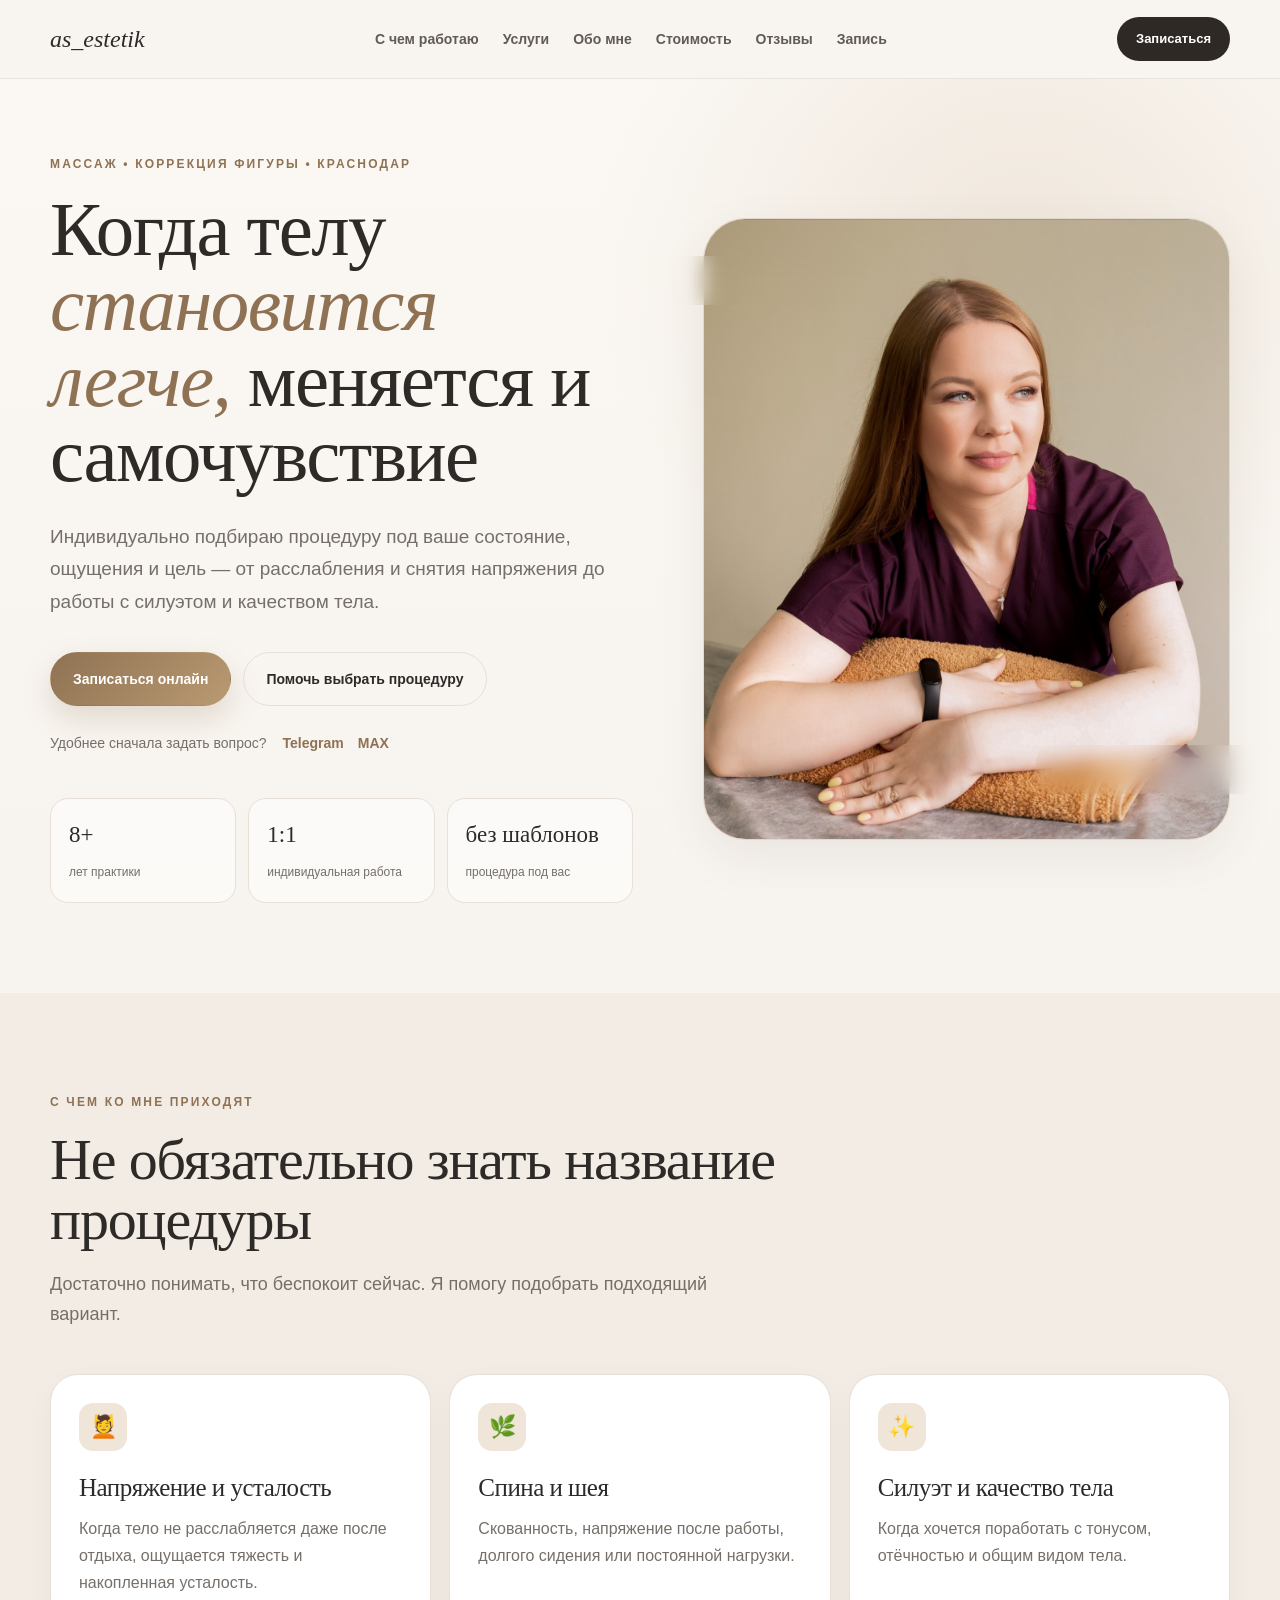
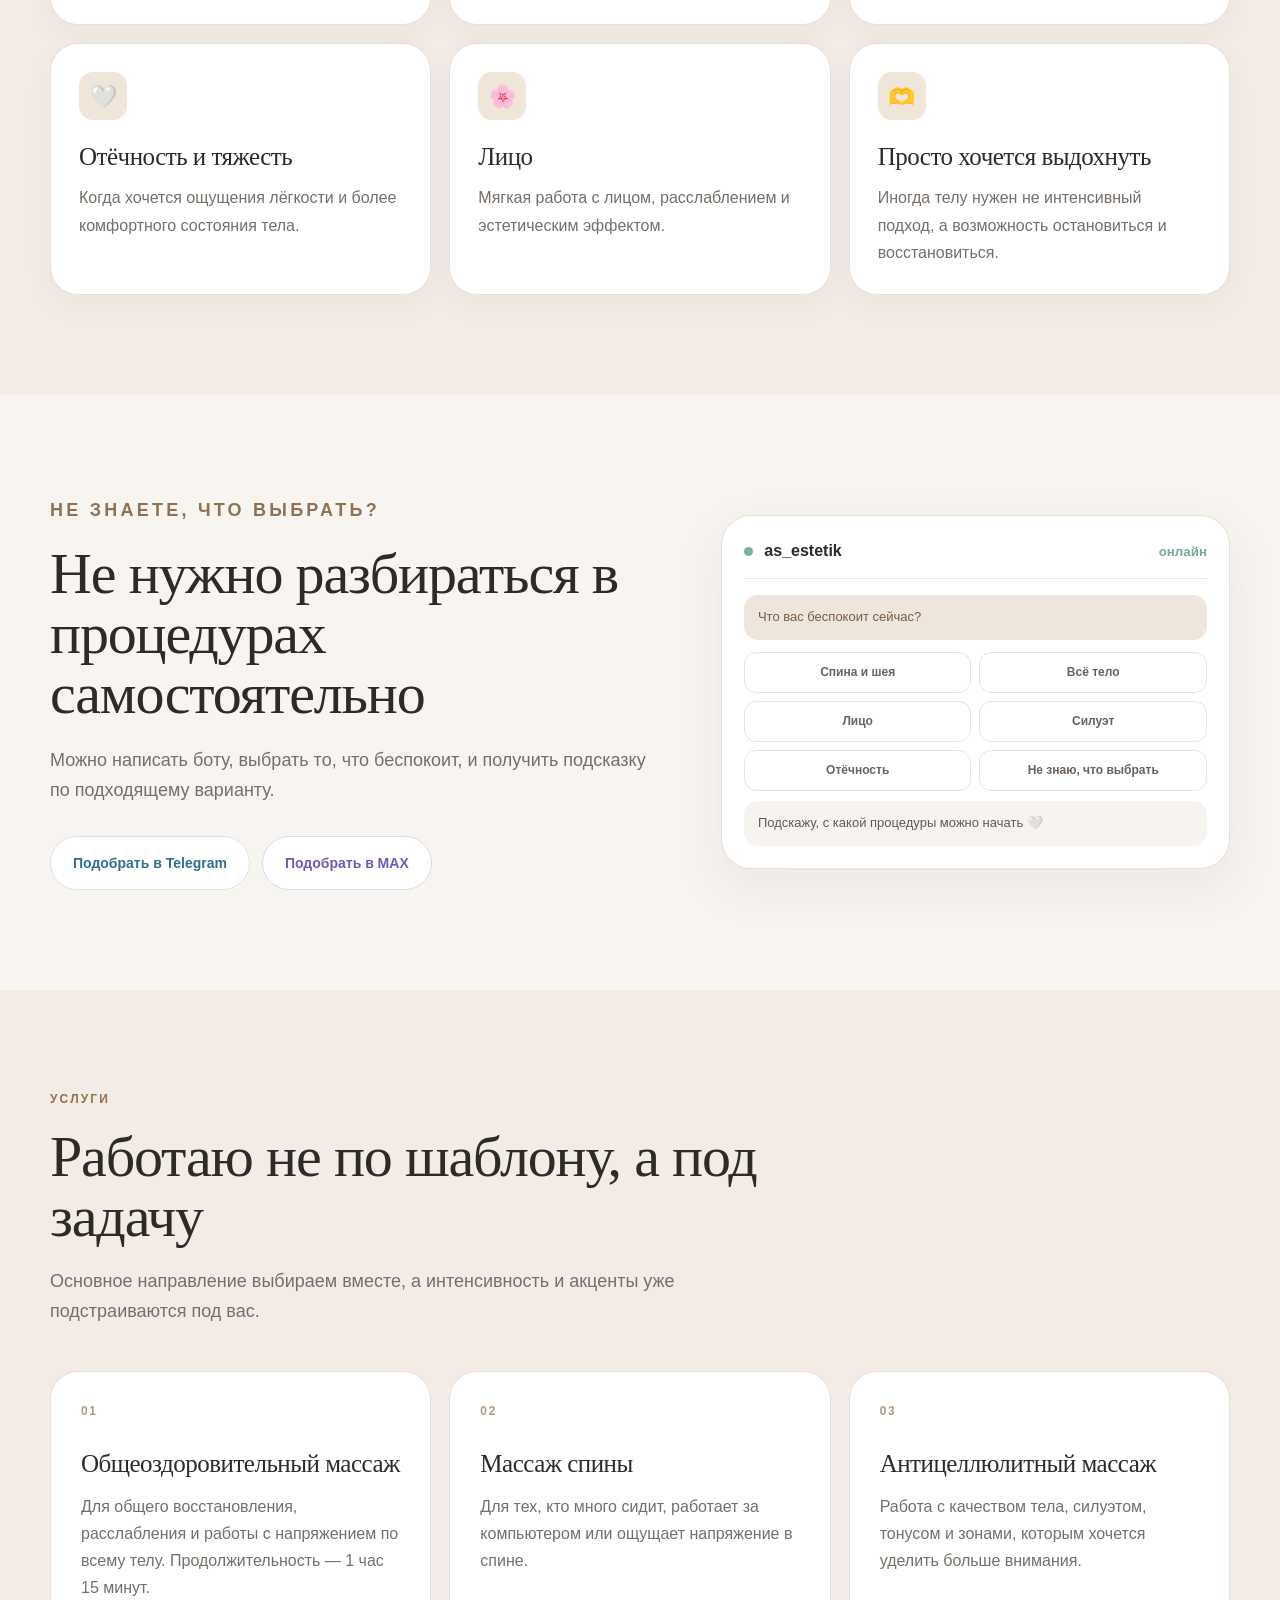
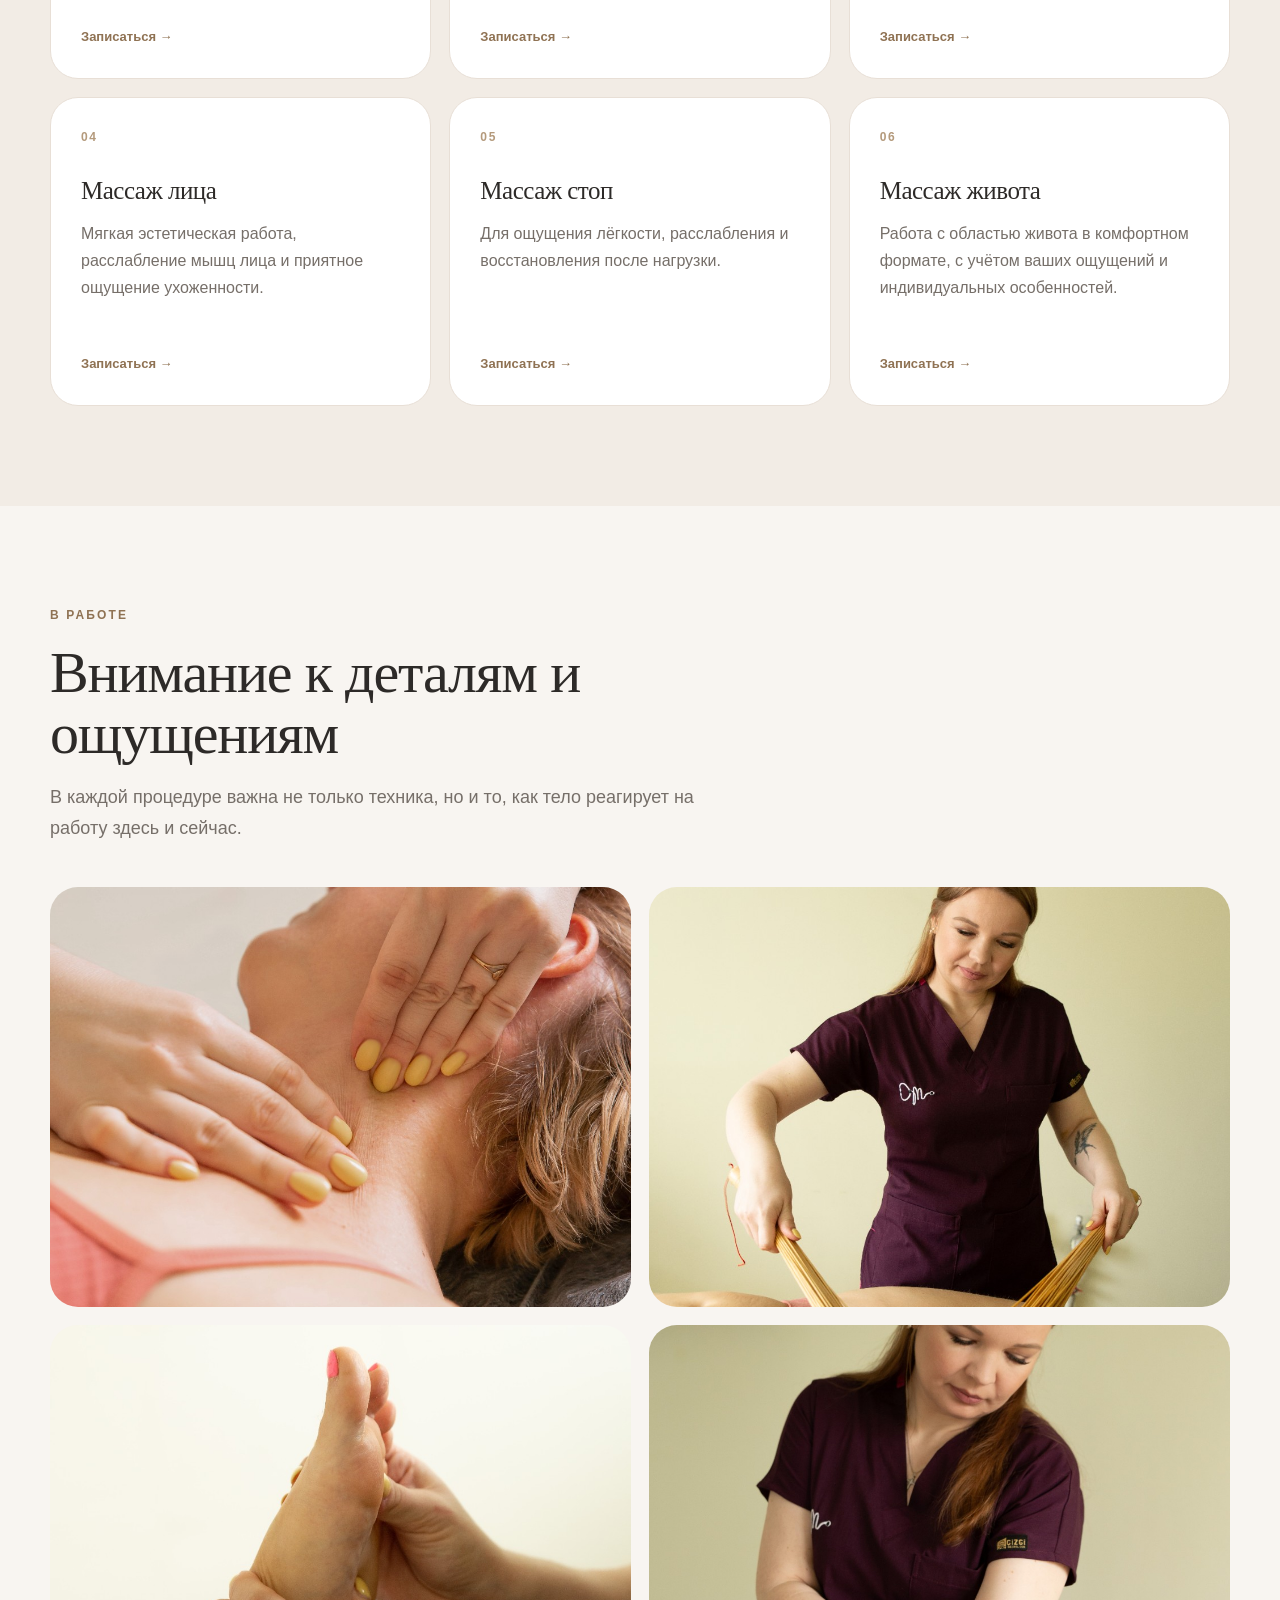
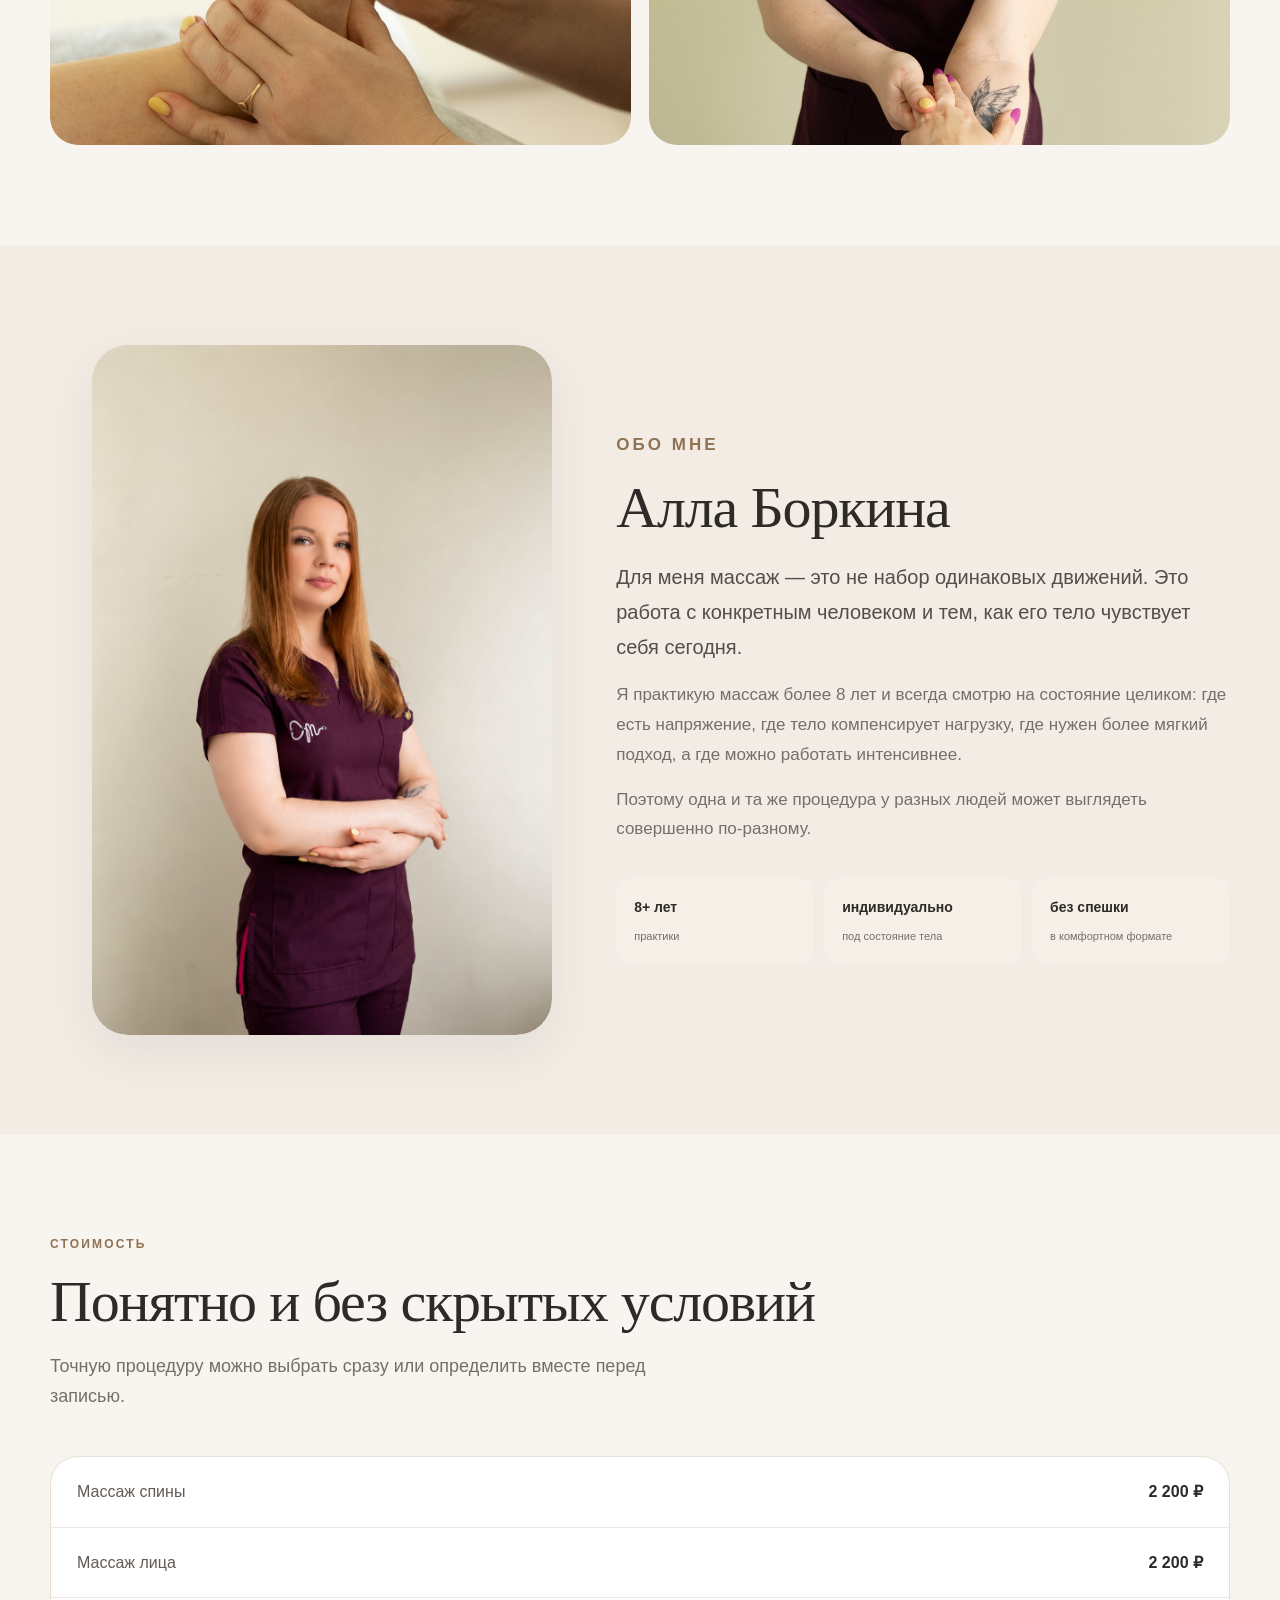
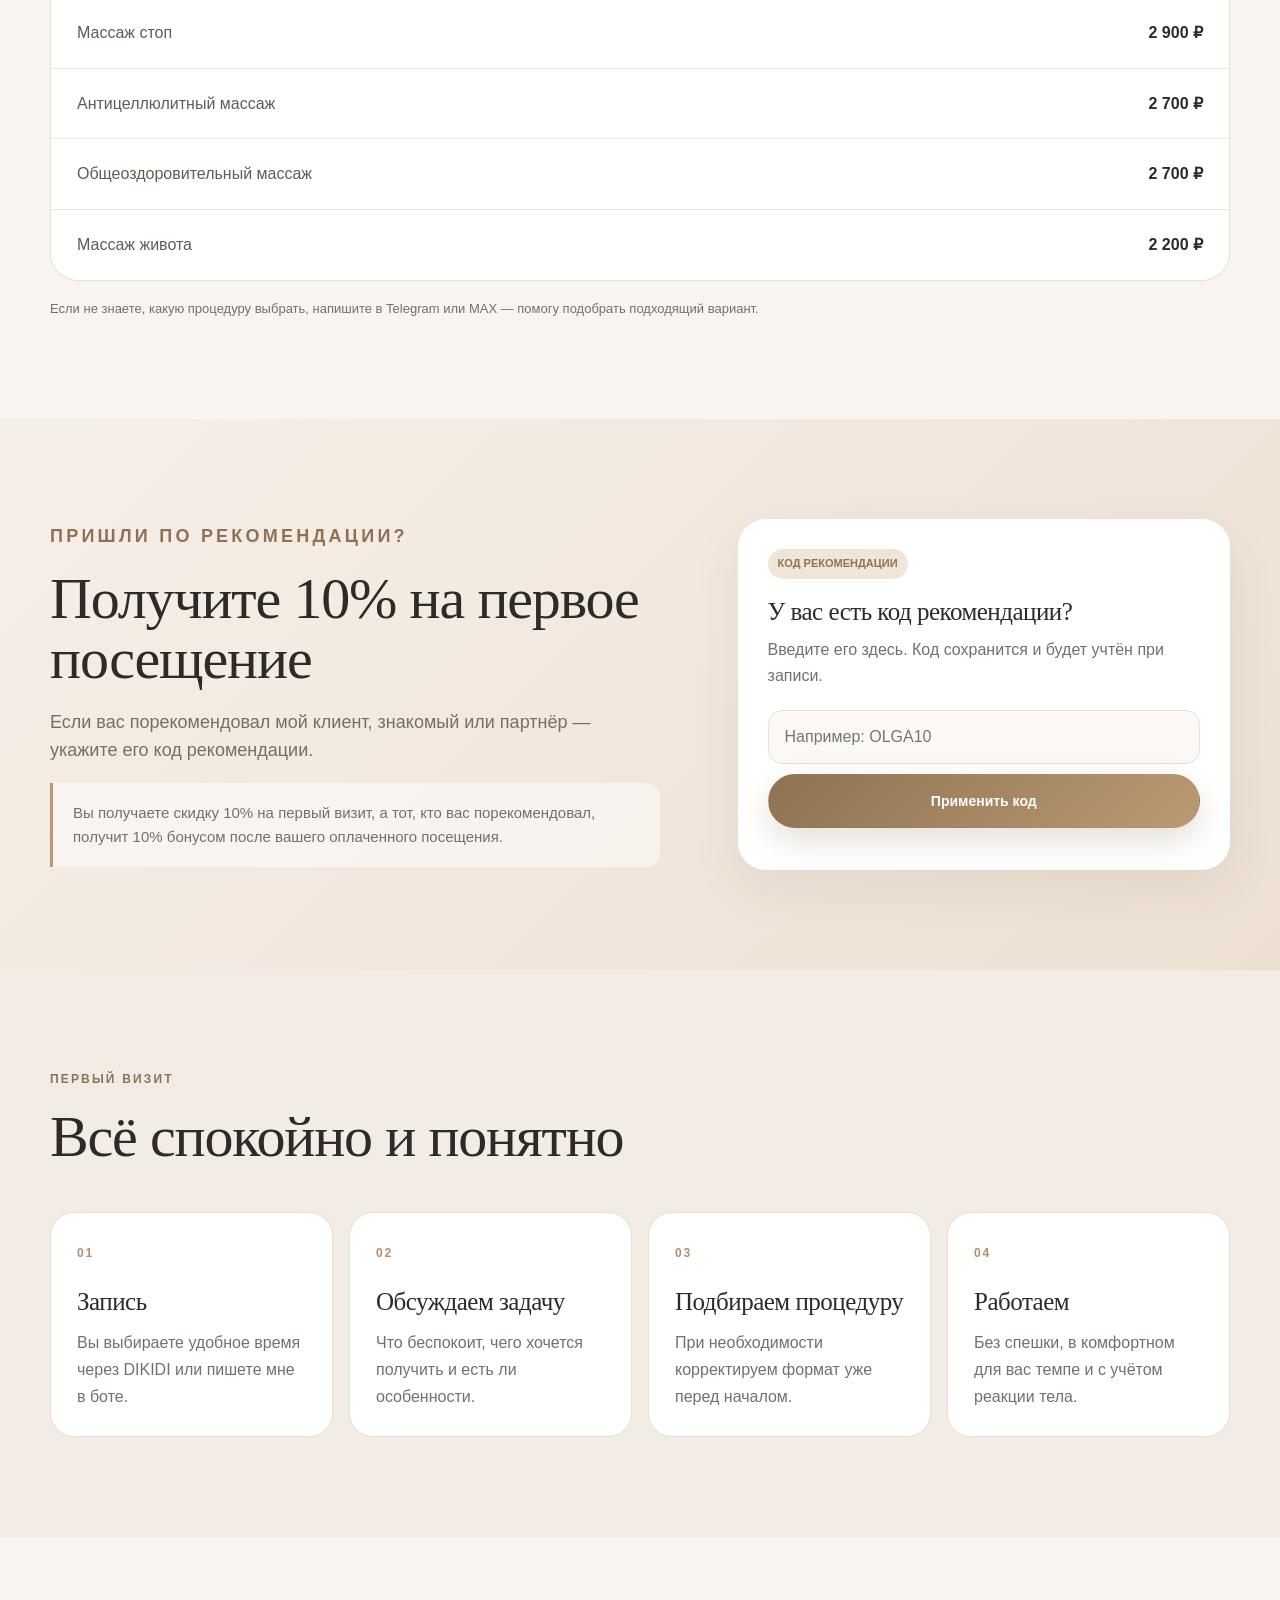
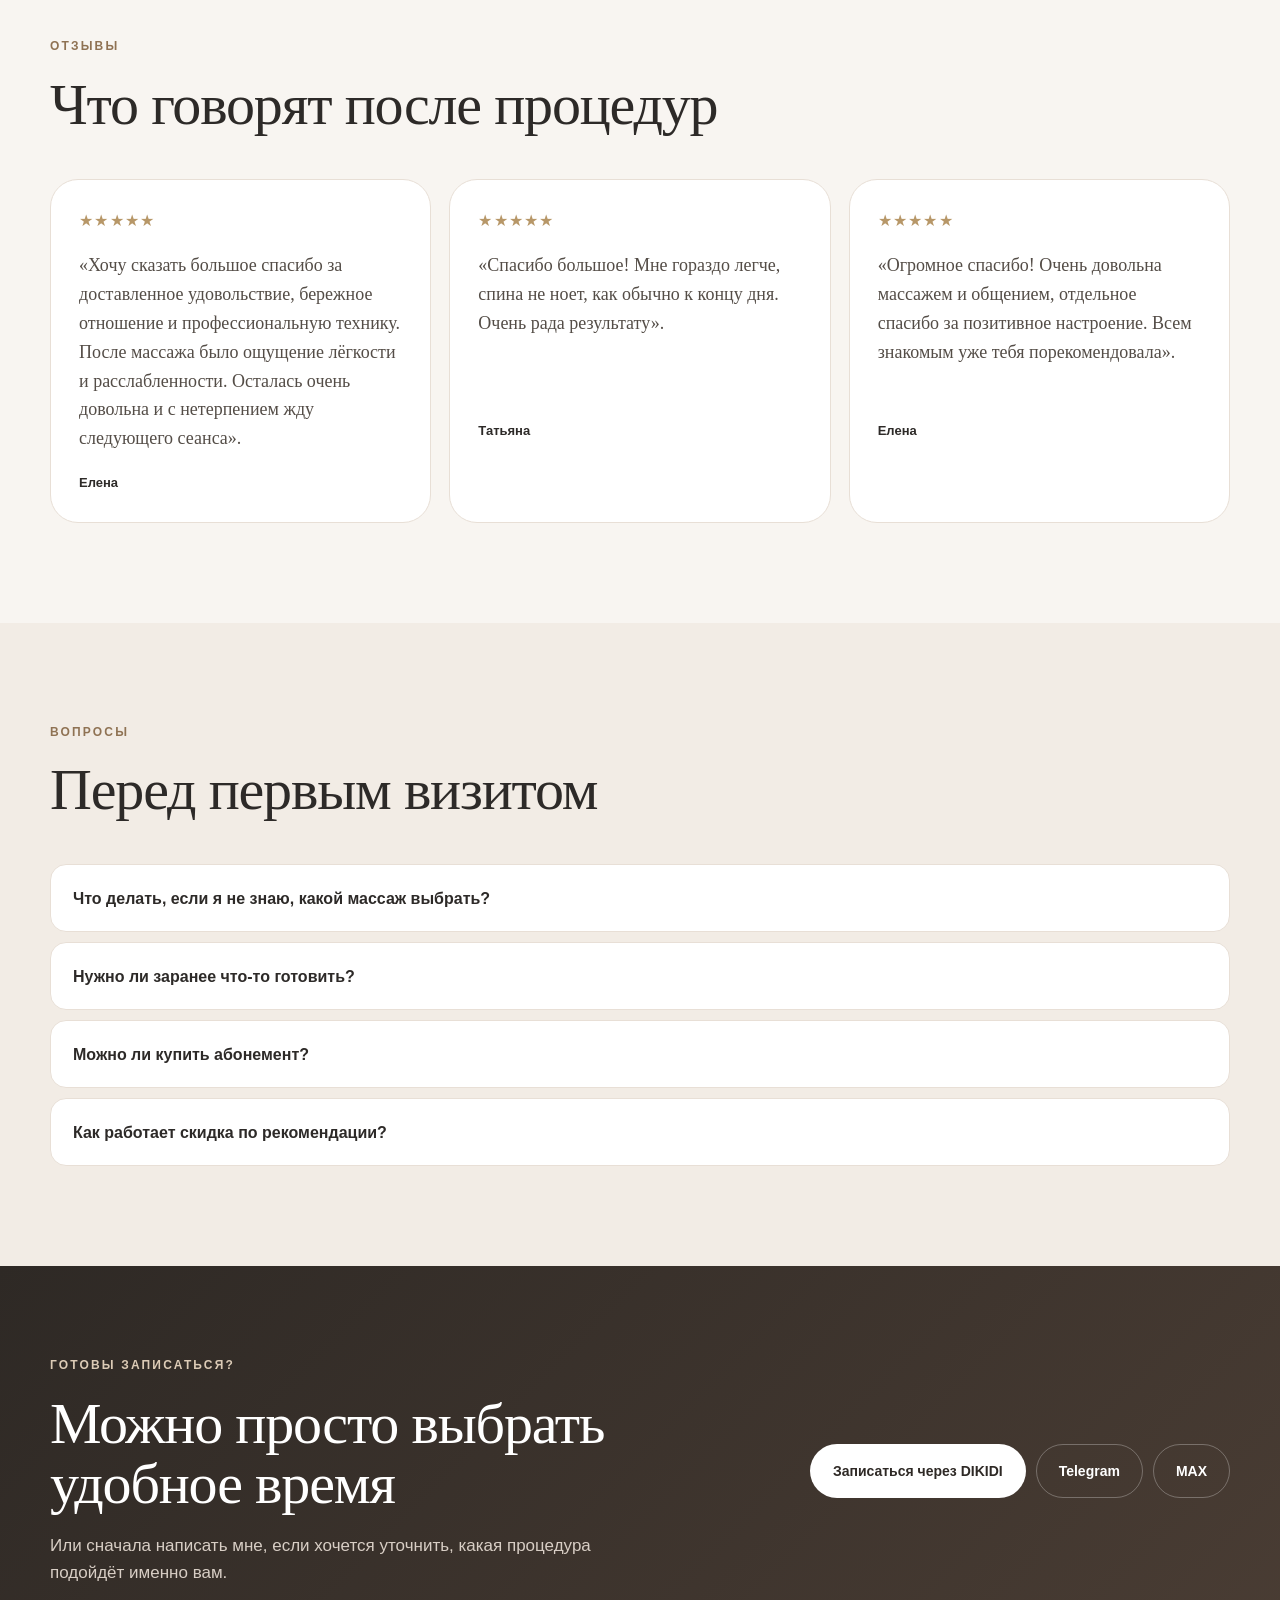
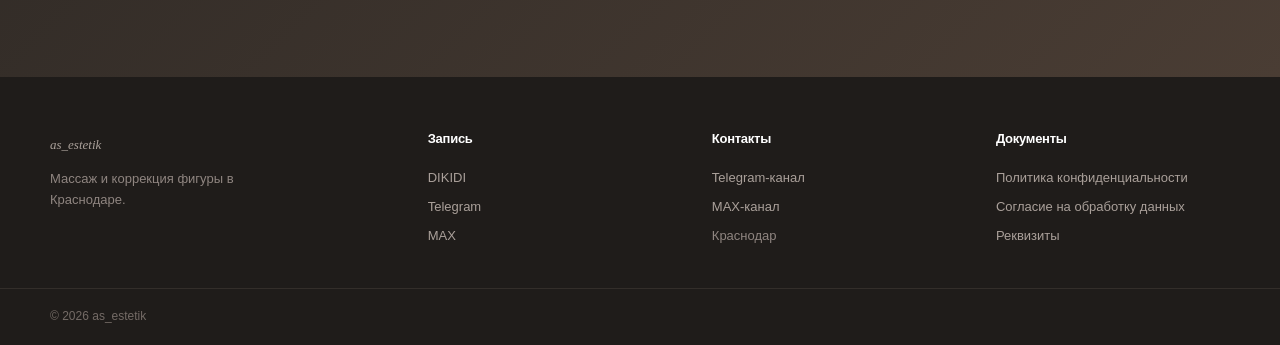
<file: index.html>
<!DOCTYPE html>
<html lang="ru">

<head>
    <meta charset="UTF-8">

    <meta
        name="viewport"
        content="width=device-width, initial-scale=1.0"
    >

    <title>
        Массаж в Краснодаре — Алла Боркина | as_estetik
    </title>

    <meta
        name="description"
        content="Массаж в Краснодаре: массаж спины, лица, стоп, живота, общеоздоровительный и антицеллюлитный массаж. Более 8 лет практики. Онлайн-запись через DIKIDI, Telegram и MAX."
    >

    <meta
        name="keywords"
        content="массаж Краснодар, массаж спины Краснодар, массаж лица Краснодар, антицеллюлитный массаж Краснодар, массаж стоп Краснодар, массаж живота Краснодар, as_estetik, Алла Боркина"
    >

    <meta
        name="author"
        content="Алла Боркина"
    >

    <meta
        name="robots"
        content="index, follow"
    >

    <meta
        name="theme-color"
        content="#f4eee7"
    >

    <meta
        property="og:title"
        content="as_estetik — массаж в Краснодаре"
    >

    <meta
        property="og:description"
        content="Индивидуальный массаж, работа с напряжением, самочувствием и качеством тела. Более 8 лет практики."
    >

    <meta
        property="og:type"
        content="website"
    >

    <meta
        property="og:url"
        content="https://as-estetik.ru/"
    >

    <meta
        property="og:locale"
        content="ru_RU"
    >

    <meta
        property="og:site_name"
        content="as_estetik"
    >

    <meta
        property="og:image"
        content="https://as-estetik.ru/og-image.png"
    >

    <meta
        property="og:image:width"
        content="1200"
    >

    <meta
        property="og:image:height"
        content="630"
    >

    <meta
        property="og:image:alt"
        content="as_estetik — массаж в Краснодаре"
    >

    <meta
        name="twitter:card"
        content="summary_large_image"
    >

    <meta
        name="twitter:title"
        content="as_estetik — массаж в Краснодаре"
    >

    <meta
        name="twitter:description"
        content="Индивидуальный массаж в Краснодаре. Более 8 лет практики."
    >

    <meta
        name="twitter:image"
        content="https://as-estetik.ru/og-image.png"
    >

    <link
        rel="canonical"
        href="https://as-estetik.ru/"
    >

    <link
        rel="icon"
        type="image/png"
        href="favicon.png"
    >

    <link
        rel="preload"
        as="image"
        href="images/hero.jpg"
    >

    <link
        rel="stylesheet"
        href="styles.css"
    >

    <script
        type="application/ld+json"
    >
    {
        "@context": "https://schema.org",
        "@type": "LocalBusiness",
        "name": "as_estetik",
        "description": "Массаж и коррекция фигуры в Краснодаре. Индивидуальный подход, более 8 лет практики.",
        "url": "https://as-estetik.ru/",
        "image": "https://as-estetik.ru/og-image.png",
        "areaServed": {
            "@type": "City",
            "name": "Краснодар"
        },
        "founder": {
            "@type": "Person",
            "name": "Алла Боркина"
        },
        "sameAs": [
            "https://t.me/as_estetik",
            "https://max.ru/channel_as_estetik"
        ]
    }
    </script>
</head>

<body>

    <header class="header">

        <div class="container header__inner">

            <a href="#top" class="logo">
                as_estetik
            </a>

            <nav class="nav">
                <a href="#help">С чем работаю</a>
                <a href="#services">Услуги</a>
                <a href="#about">Обо мне</a>
                <a href="#prices">Стоимость</a>
                <a href="#reviews">Отзывы</a>
                <a href="#contact">Запись</a>
            </nav>

            <a
                href="https://dikidi.ru/1646575"
                class="button button--small button--dark"
                target="_blank"
                rel="noopener"
            >
                Записаться
            </a>

        </div>

    </header>


    <main id="top">

        <!-- HERO -->

        <section class="hero">

            <div class="container hero__grid">

                <div class="hero__content">

                    <p class="eyebrow">
                        МАССАЖ • КОРРЕКЦИЯ ФИГУРЫ • КРАСНОДАР
                    </p>

                    <h1>
                        Когда телу
                        <span>становится легче,</span>
                        меняется и самочувствие
                    </h1>

                    <p class="hero__text">
                        Индивидуально подбираю процедуру под ваше состояние,
                        ощущения и цель — от расслабления и снятия напряжения
                        до работы с силуэтом и качеством тела.
                    </p>

                    <div class="hero__buttons">

                        <a
                            href="https://dikidi.ru/1646575"
                            class="button button--primary"
                            target="_blank"
                            rel="noopener"
                        >
                            Записаться онлайн
                        </a>

                        <a
                            href="#choose"
                            class="button button--ghost"
                        >
                            Помочь выбрать процедуру
                        </a>

                    </div>

                    <div class="hero__messengers">

                        <span>
                            Удобнее сначала задать вопрос?
                        </span>

                        <div class="messenger-links">

                            <a
                                href="https://t.me/as_estetik_massage_bot"
                                target="_blank"
                                rel="noopener"
                                class="messenger-link"
                            >
                                Telegram
                            </a>

                            <a
                                href="#"
                                class="messenger-link"
                                id="maxBotLink"
                            >
                                MAX
                            </a>

                        </div>

                    </div>

                    <div class="hero__trust">

                        <div class="trust-item">
                            <strong>8+</strong>
                            <span>лет практики</span>
                        </div>

                        <div class="trust-item">
                            <strong>1:1</strong>
                            <span>индивидуальная работа</span>
                        </div>

                        <div class="trust-item">
                            <strong>без шаблонов</strong>
                            <span>процедура под вас</span>
                        </div>

                    </div>

                </div>


                <div class="hero__visual">

                    <div class="hero-photo-placeholder">

                        <img
                            src="images/hero.jpg"
                            alt="Алла Боркина — специалист по массажу"
                            style="
                                width: 100%;
                                height: 100%;
                                min-height: 620px;
                                object-fit: cover;
                                object-position: center;
                                border-radius: 42px;
                            "
                        >

                    </div>

                    <div class="floating-card floating-card--top">
                        <span>✨</span>
                        Индивидуальный подход
                    </div>

                    <div class="floating-card floating-card--bottom">
                        <span>🤍</span>
                        Забота о теле без суеты
                    </div>

                </div>

            </div>

        </section>


        <!-- С ЧЕМ ПРИХОДЯТ -->

        <section class="section section--soft" id="help">

            <div class="container">

                <div class="section-heading">

                    <p class="eyebrow">
                        С ЧЕМ КО МНЕ ПРИХОДЯТ
                    </p>

                    <h2>
                        Не обязательно знать название процедуры
                    </h2>

                    <p>
                        Достаточно понимать, что беспокоит сейчас.
                        Я помогу подобрать подходящий вариант.
                    </p>

                </div>


                <div class="problem-grid">

                    <article class="problem-card">
                        <div class="problem-card__icon">💆</div>
                        <h3>Напряжение и усталость</h3>
                        <p>
                            Когда тело не расслабляется даже после отдыха,
                            ощущается тяжесть и накопленная усталость.
                        </p>
                    </article>

                    <article class="problem-card">
                        <div class="problem-card__icon">🌿</div>
                        <h3>Спина и шея</h3>
                        <p>
                            Скованность, напряжение после работы,
                            долгого сидения или постоянной нагрузки.
                        </p>
                    </article>

                    <article class="problem-card">
                        <div class="problem-card__icon">✨</div>
                        <h3>Силуэт и качество тела</h3>
                        <p>
                            Когда хочется поработать с тонусом,
                            отёчностью и общим видом тела.
                        </p>
                    </article>

                    <article class="problem-card">
                        <div class="problem-card__icon">🤍</div>
                        <h3>Отёчность и тяжесть</h3>
                        <p>
                            Когда хочется ощущения лёгкости
                            и более комфортного состояния тела.
                        </p>
                    </article>

                    <article class="problem-card">
                        <div class="problem-card__icon">🌸</div>
                        <h3>Лицо</h3>
                        <p>
                            Мягкая работа с лицом,
                            расслаблением и эстетическим эффектом.
                        </p>
                    </article>

                    <article class="problem-card">
                        <div class="problem-card__icon">🫶</div>
                        <h3>Просто хочется выдохнуть</h3>
                        <p>
                            Иногда телу нужен не интенсивный подход,
                            а возможность остановиться и восстановиться.
                        </p>
                    </article>

                </div>

            </div>

        </section>


        <!-- ВЫБОР -->

        <section class="section" id="choose">

            <div class="container choose">

                <div class="choose__content">

                    <p class="eyebrow">
                        НЕ ЗНАЕТЕ, ЧТО ВЫБРАТЬ?
                    </p>

                    <h2>
                        Не нужно разбираться в процедурах самостоятельно
                    </h2>

                    <p>
                        Можно написать боту, выбрать то, что беспокоит,
                        и получить подсказку по подходящему варианту.
                    </p>

                    <div class="choose__buttons">

                        <a
                            href="https://t.me/as_estetik_massage_bot"
                            class="button button--telegram"
                            target="_blank"
                            rel="noopener"
                        >
                            Подобрать в Telegram
                        </a>

                        <a
                            href="#"
                            class="button button--max"
                            id="maxChooseLink"
                        >
                            Подобрать в MAX
                        </a>

                    </div>

                </div>


                <div class="choose__visual">

                    <div class="bot-preview">

                        <div class="bot-preview__top">

                            <div>
                                <span class="bot-preview__dot"></span>
                                as_estetik
                            </div>

                            <small>онлайн</small>

                        </div>

                        <div class="bot-message bot-message--accent">
                            Что вас беспокоит сейчас?
                        </div>

                        <div class="bot-options">

                            <div>Спина и шея</div>
                            <div>Всё тело</div>
                            <div>Лицо</div>
                            <div>Силуэт</div>
                            <div>Отёчность</div>
                            <div>Не знаю, что выбрать</div>

                        </div>

                        <div class="bot-message">
                            Подскажу, с какой процедуры можно начать 🤍
                        </div>

                    </div>

                </div>

            </div>

        </section>


        <!-- УСЛУГИ -->

        <section class="section section--soft" id="services">

            <div class="container">

                <div class="section-heading">

                    <p class="eyebrow">
                        УСЛУГИ
                    </p>

                    <h2>
                        Работаю не по шаблону, а под задачу
                    </h2>

                    <p>
                        Основное направление выбираем вместе,
                        а интенсивность и акценты уже подстраиваются под вас.
                    </p>

                </div>


                <div class="services-grid">

                    <article class="service-card">

                        <div class="service-card__number">01</div>

                        <h3>
                            Общеоздоровительный массаж
                        </h3>

                        <p>
                            Для общего восстановления, расслабления
                            и работы с напряжением по всему телу.
                            Продолжительность — 1 час 15 минут.
                        </p>

                        <a href="#contact">
                            Записаться →
                        </a>

                    </article>


                    <article class="service-card">

                        <div class="service-card__number">02</div>

                        <h3>
                            Массаж спины
                        </h3>

                        <p>
                            Для тех, кто много сидит,
                            работает за компьютером
                            или ощущает напряжение в спине.
                        </p>

                        <a href="#contact">
                            Записаться →
                        </a>

                    </article>


                    <article class="service-card">

                        <div class="service-card__number">03</div>

                        <h3>
                            Антицеллюлитный массаж
                        </h3>

                        <p>
                            Работа с качеством тела,
                            силуэтом, тонусом и зонами,
                            которым хочется уделить больше внимания.
                        </p>

                        <a href="#contact">
                            Записаться →
                        </a>

                    </article>


                    <article class="service-card">

                        <div class="service-card__number">04</div>

                        <h3>
                            Массаж лица
                        </h3>

                        <p>
                            Мягкая эстетическая работа,
                            расслабление мышц лица
                            и приятное ощущение ухоженности.
                        </p>

                        <a href="#contact">
                            Записаться →
                        </a>

                    </article>


                    <article class="service-card">

                        <div class="service-card__number">05</div>

                        <h3>
                            Массаж стоп
                        </h3>

                        <p>
                            Для ощущения лёгкости,
                            расслабления и восстановления
                            после нагрузки.
                        </p>

                        <a href="#contact">
                            Записаться →
                        </a>

                    </article>


                    <article class="service-card">

                        <div class="service-card__number">06</div>

                        <h3>
                            Массаж живота
                        </h3>

                        <p>
                            Работа с областью живота в комфортном формате,
                            с учётом ваших ощущений
                            и индивидуальных особенностей.
                        </p>

                        <a href="#contact">
                            Записаться →
                        </a>

                    </article>

                </div>

            </div>

        </section>


        <!-- ГАЛЕРЕЯ -->

        <section class="section">

            <div class="container">

                <div class="section-heading">

                    <p class="eyebrow">
                        В РАБОТЕ
                    </p>

                    <h2>
                        Внимание к деталям и ощущениям
                    </h2>

                    <p>
                        В каждой процедуре важна не только техника,
                        но и то, как тело реагирует на работу здесь и сейчас.
                    </p>

                </div>


                <div class="work-gallery">

                    <img
                        src="images/massage-neck.jpg"
                        alt="Массаж шеи"
                    >

                    <img
                        src="images/massage-body.jpg"
                        alt="Процедура массажа тела"
                    >

                    <img
                        src="images/massage-feet.jpg"
                        alt="Массаж стоп"
                    >

                    <img
                        src="images/massage-hands.jpg"
                        alt="Работа специалиста во время массажа"
                    >

                </div>

            </div>

        </section>


        <!-- ОБО МНЕ -->

        <section class="section section--soft" id="about">

            <div class="container about">

                <div class="about__visual">

                    <div class="about-photo-placeholder">

                        <img
                            src="images/about.png"
                            alt="Алла Боркина — массажист"
                        >

                    </div>

                </div>


                <div class="about__content">

                    <p class="eyebrow">
                        ОБО МНЕ
                    </p>

                    <h2>
                        Алла Боркина
                    </h2>

                    <p class="about__lead">
                        Для меня массаж — это не набор одинаковых движений.
                        Это работа с конкретным человеком и тем,
                        как его тело чувствует себя сегодня.
                    </p>

                    <p>
                        Я практикую массаж более 8 лет
                        и всегда смотрю на состояние целиком:
                        где есть напряжение, где тело компенсирует нагрузку,
                        где нужен более мягкий подход,
                        а где можно работать интенсивнее.
                    </p>

                    <p>
                        Поэтому одна и та же процедура
                        у разных людей может выглядеть совершенно по-разному.
                    </p>

                    <div class="about__features">

                        <div>
                            <strong>8+ лет</strong>
                            <span>практики</span>
                        </div>

                        <div>
                            <strong>индивидуально</strong>
                            <span>под состояние тела</span>
                        </div>

                        <div>
                            <strong>без спешки</strong>
                            <span>в комфортном формате</span>
                        </div>

                    </div>

                </div>

            </div>

        </section>


        <!-- ЦЕНЫ -->

        <section class="section" id="prices">

            <div class="container">

                <div class="section-heading">

                    <p class="eyebrow">
                        СТОИМОСТЬ
                    </p>

                    <h2>
                        Понятно и без скрытых условий
                    </h2>

                    <p>
                        Точную процедуру можно выбрать сразу
                        или определить вместе перед записью.
                    </p>

                </div>


                <div class="price-box">

                    <div class="price-row">
                        <span>Массаж спины</span>
                        <strong>2 200 ₽</strong>
                    </div>

                    <div class="price-row">
                        <span>Массаж лица</span>
                        <strong>2 200 ₽</strong>
                    </div>

                    <div class="price-row">
                        <span>Массаж стоп</span>
                        <strong>2 900 ₽</strong>
                    </div>

                    <div class="price-row">
                        <span>Антицеллюлитный массаж</span>
                        <strong>2 700 ₽</strong>
                    </div>

                    <div class="price-row">
                        <span>Общеоздоровительный массаж</span>
                        <strong>2 700 ₽</strong>
                    </div>

                    <div class="price-row">
                        <span>Массаж живота</span>
                        <strong>2 200 ₽</strong>
                    </div>

                </div>

                <p class="price-note">
                    Если не знаете, какую процедуру выбрать,
                    напишите в Telegram или MAX —
                    помогу подобрать подходящий вариант.
                </p>

            </div>

        </section>


        <!-- РЕФЕРАЛЬНАЯ ПРОГРАММА -->

        <section class="section referral">

            <div class="container referral__grid">

                <div class="referral__content">

                    <p class="eyebrow">
                        ПРИШЛИ ПО РЕКОМЕНДАЦИИ?
                    </p>

                    <h2>
                        Получите 10% на первое посещение
                    </h2>

                    <p>
                        Если вас порекомендовал мой клиент,
                        знакомый или партнёр —
                        укажите его код рекомендации.
                    </p>

                    <p class="referral__note">
                        Вы получаете скидку 10% на первый визит,
                        а тот, кто вас порекомендовал,
                        получит 10% бонусом после вашего оплаченного посещения.
                    </p>

                </div>


                <div class="promo-card">

                    <div class="promo-card__label">
                        Код рекомендации
                    </div>

                    <h3>
                        У вас есть код рекомендации?
                    </h3>

                    <p>
                        Введите его здесь.
                        Код сохранится и будет учтён при записи.
                    </p>

                    <form id="promoForm">

                        <input
                            type="text"
                            id="promoCode"
                            name="promo"
                            placeholder="Например: OLGA10"
                            autocomplete="off"
                        >

                        <button
                            type="submit"
                            class="button button--primary button--full"
                        >
                            Применить код
                        </button>

                    </form>

                    <div
                        class="promo-result"
                        id="promoResult"
                    ></div>

                </div>

            </div>

        </section>


        <!-- ПЕРВЫЙ ВИЗИТ -->

        <section class="section section--soft">

            <div class="container">

                <div class="section-heading">

                    <p class="eyebrow">
                        ПЕРВЫЙ ВИЗИТ
                    </p>

                    <h2>
                        Всё спокойно и понятно
                    </h2>

                </div>


                <div class="steps-grid">

                    <article class="step-card">
                        <span>01</span>
                        <h3>Запись</h3>
                        <p>
                            Вы выбираете удобное время
                            через DIKIDI или пишете мне в боте.
                        </p>
                    </article>

                    <article class="step-card">
                        <span>02</span>
                        <h3>Обсуждаем задачу</h3>
                        <p>
                            Что беспокоит,
                            чего хочется получить
                            и есть ли особенности.
                        </p>
                    </article>

                    <article class="step-card">
                        <span>03</span>
                        <h3>Подбираем процедуру</h3>
                        <p>
                            При необходимости корректируем формат
                            уже перед началом.
                        </p>
                    </article>

                    <article class="step-card">
                        <span>04</span>
                        <h3>Работаем</h3>
                        <p>
                            Без спешки,
                            в комфортном для вас темпе
                            и с учётом реакции тела.
                        </p>
                    </article>

                </div>

            </div>

        </section>


        <!-- ОТЗЫВЫ -->

        <section class="section" id="reviews">

            <div class="container">

                <div class="section-heading">

                    <p class="eyebrow">
                        ОТЗЫВЫ
                    </p>

                    <h2>
                        Что говорят после процедур
                    </h2>

                </div>


                <div class="reviews-grid">

                    <article class="review-card">

                        <div class="review-card__stars">
                            ★★★★★
                        </div>

                        <p>
                            «Хочу сказать большое спасибо за доставленное удовольствие,
                            бережное отношение и профессиональную технику.
                            После массажа было ощущение лёгкости и расслабленности.
                            Осталась очень довольна и с нетерпением жду следующего сеанса».
                        </p>

                        <strong>
                            Елена
                        </strong>

                    </article>


                    <article class="review-card">

                        <div class="review-card__stars">
                            ★★★★★
                        </div>

                        <p>
                            «Спасибо большое! Мне гораздо легче,
                            спина не ноет, как обычно к концу дня.
                            Очень рада результату».
                        </p>

                        <strong>
                            Татьяна
                        </strong>

                    </article>


                    <article class="review-card">

                        <div class="review-card__stars">
                            ★★★★★
                        </div>

                        <p>
                            «Огромное спасибо! Очень довольна массажем и общением,
                            отдельное спасибо за позитивное настроение.
                            Всем знакомым уже тебя порекомендовала».
                        </p>

                        <strong>
                            Елена
                        </strong>

                    </article>

                </div>

            </div>

        </section>


        <!-- FAQ -->

        <section class="section section--soft">

            <div class="container faq">

                <div class="section-heading">

                    <p class="eyebrow">
                        ВОПРОСЫ
                    </p>

                    <h2>
                        Перед первым визитом
                    </h2>

                </div>


                <div class="faq-list">

                    <details>
                        <summary>
                            Что делать, если я не знаю, какой массаж выбрать?
                        </summary>

                        <p>
                            Это нормально. Можно написать в Telegram
                            или MAX-бота, выбрать, что вас беспокоит,
                            и получить рекомендацию.
                        </p>
                    </details>


                    <details>
                        <summary>
                            Нужно ли заранее что-то готовить?
                        </summary>

                        <p>
                            Специальной подготовки обычно не требуется.
                            Все важные нюансы можно уточнить
                            перед посещением.
                        </p>
                    </details>


                    <details>
                        <summary>
                            Можно ли купить абонемент?
                        </summary>

                        <p>
                            Да. Можно подобрать подходящий вариант
                            в зависимости от выбранных процедур.
                        </p>
                    </details>


                    <details>
                        <summary>
                            Как работает скидка по рекомендации?
                        </summary>

                        <p>
                            Новый клиент получает 10%
                            на первое оплаченное посещение
                            по персональному коду рекомендателя.
                            Если запись оформляется через DIKIDI,
                            код нужно указать в поле «Комментарий».
                        </p>
                    </details>

                </div>

            </div>

        </section>


        <!-- FINAL -->

        <section class="final-cta" id="contact">

            <div class="container final-cta__inner">

                <div>

                    <p class="eyebrow eyebrow--light">
                        ГОТОВЫ ЗАПИСАТЬСЯ?
                    </p>

                    <h2>
                        Можно просто выбрать удобное время
                    </h2>

                    <p>
                        Или сначала написать мне,
                        если хочется уточнить,
                        какая процедура подойдёт именно вам.
                    </p>

                </div>


                <div class="final-cta__buttons">

                    <a
                        href="https://dikidi.ru/1646575"
                        class="button button--light"
                        target="_blank"
                        rel="noopener"
                    >
                        Записаться через DIKIDI
                    </a>

                    <a
                        href="https://t.me/as_estetik_massage_bot"
                        class="button button--outline-light"
                        target="_blank"
                        rel="noopener"
                    >
                        Telegram
                    </a>

                    <a
                        href="#"
                        class="button button--outline-light"
                        id="maxFinalLink"
                    >
                        MAX
                    </a>

                </div>

            </div>

        </section>

    </main>


    <footer class="footer">

        <div class="container footer__grid">

            <div>

                <a href="#top" class="footer__logo">
                    as_estetik
                </a>

                <p>
                    Массаж и коррекция фигуры
                    в Краснодаре.
                </p>

            </div>


            <div>

                <h3>
                    Запись
                </h3>

                <a
                    href="https://dikidi.ru/1646575"
                    target="_blank"
                    rel="noopener"
                >
                    DIKIDI
                </a>

                <a
                    href="https://t.me/as_estetik_massage_bot"
                    target="_blank"
                    rel="noopener"
                >
                    Telegram
                </a>

                <a href="#" id="maxFooterLink">
                    MAX
                </a>

            </div>


            <div>

                <h3>
                    Контакты
                </h3>

                <a
                    href="https://t.me/as_estetik"
                    target="_blank"
                    rel="noopener"
                >
                    Telegram-канал
                </a>

                <a
                    href="https://max.ru/channel_as_estetik"
                    target="_blank"
                    rel="noopener"
                >
                    MAX-канал
                </a>

                <p>
                    Краснодар
                </p>

            </div>


            <div>

                <h3>
                    Документы
                </h3>

                <a href="privacy.html">
                    Политика конфиденциальности
                </a>

                <a href="consent.html">
                    Согласие на обработку данных
                </a>

                <a href="requisites.html">
                    Реквизиты
                </a>

            </div>

        </div>


        <div class="footer__bottom">

            <div class="container">
                © 2026 as_estetik
            </div>

        </div>

    </footer>


    <script src="script.js"></script>

</body>

</html>
</file>
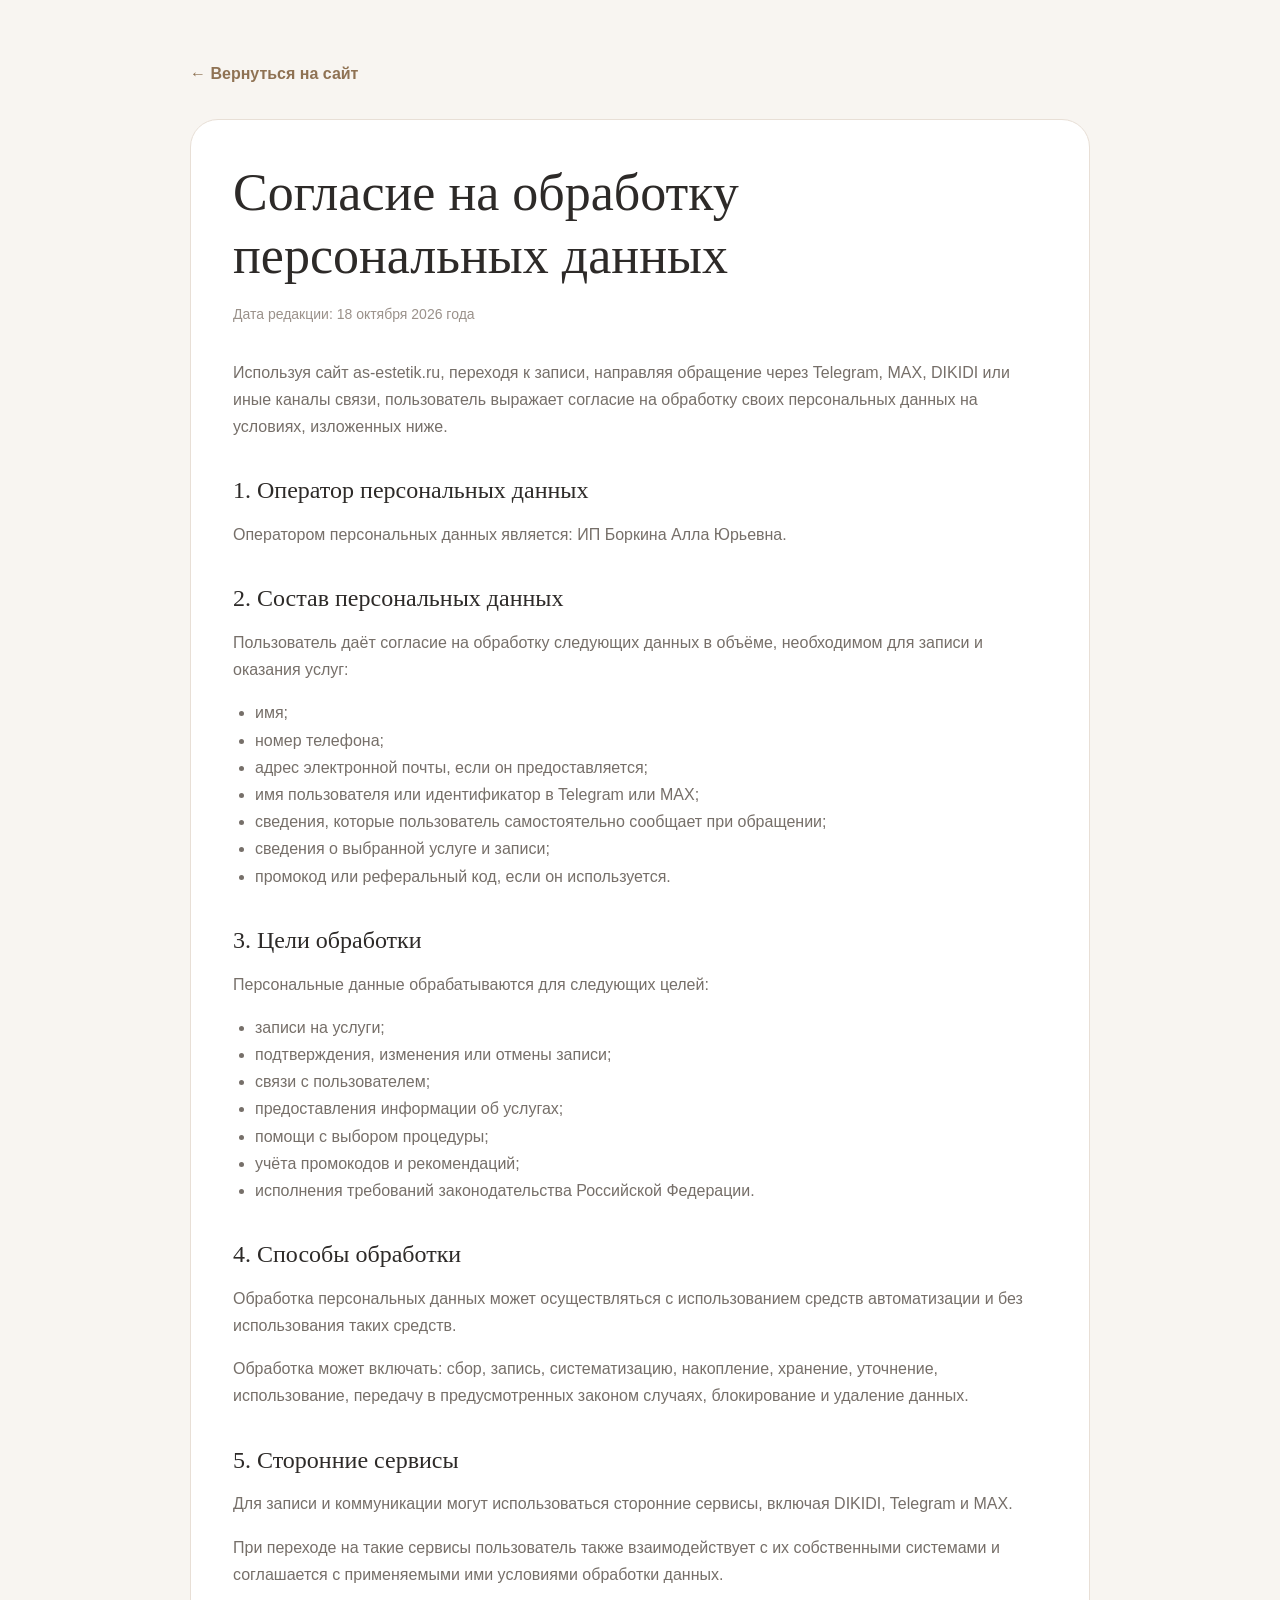
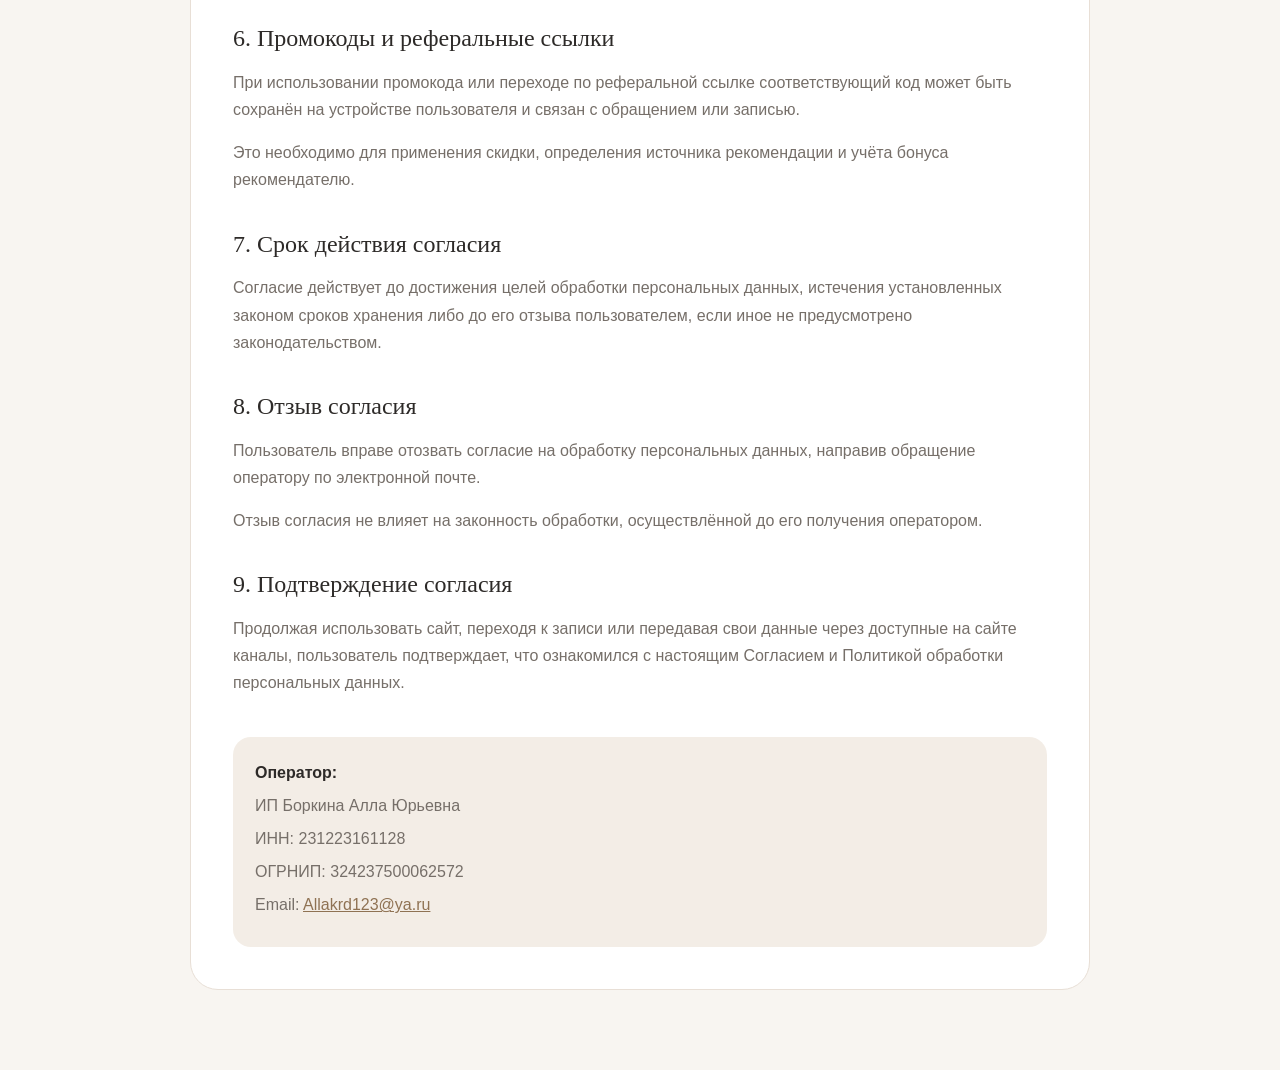
<file: consent.html>
<!DOCTYPE html>
<html lang="ru">
<head>
    <meta charset="UTF-8">

    <meta
        name="viewport"
        content="width=device-width, initial-scale=1.0"
    >

    <title>
        Согласие на обработку персональных данных | as_estetik
    </title>

    <meta
        name="robots"
        content="noindex, follow"
    >

    <style>
        :root {
            --bg: #f8f5f1;
            --card: #ffffff;
            --text: #2d2a28;
            --muted: #766f69;
            --line: #e8dfd6;
            --accent: #8f7253;
        }

        * {
            box-sizing: border-box;
        }

        body {
            margin: 0;

            font-family:
                Inter,
                -apple-system,
                BlinkMacSystemFont,
                "Segoe UI",
                sans-serif;

            background: var(--bg);
            color: var(--text);

            line-height: 1.7;
        }

        .container {
            width: min(900px, calc(100% - 32px));
            margin: 0 auto;
            padding: 60px 0 80px;
        }

        .back {
            display: inline-block;
            margin-bottom: 32px;

            color: var(--accent);
            text-decoration: none;
            font-weight: 700;
        }

        .card {
            padding: 42px;

            border: 1px solid var(--line);
            border-radius: 28px;

            background: var(--card);
        }

        h1,
        h2 {
            font-family:
                Georgia,
                "Times New Roman",
                serif;

            font-weight: 500;
            line-height: 1.2;
        }

        h1 {
            margin-top: 0;
            margin-bottom: 16px;

            font-size: clamp(34px, 6vw, 52px);
        }

        h2 {
            margin-top: 36px;
            margin-bottom: 12px;

            font-size: 24px;
        }

        p,
        li {
            color: var(--muted);
        }

        ul {
            padding-left: 22px;
        }

        .updated {
            margin-bottom: 32px;

            color: #9a918a;
            font-size: 14px;
        }

        .details {
            margin-top: 40px;
            padding: 22px;

            border-radius: 18px;

            background: #f3ede6;
        }

        .details p {
            margin: 6px 0;
        }

        a {
            color: var(--accent);
        }

        @media (max-width: 640px) {
            .container {
                padding-top: 30px;
            }

            .card {
                padding: 26px 20px;
                border-radius: 20px;
            }
        }
    </style>
</head>

<body>

    <main class="container">

        <a
            href="index.html"
            class="back"
        >
            ← Вернуться на сайт
        </a>

        <article class="card">

            <h1>
                Согласие на обработку персональных данных
            </h1>

            <p class="updated">
                Дата редакции: 18 октября 2026 года
            </p>


            <p>
                Используя сайт as-estetik.ru,
                переходя к записи,
                направляя обращение через Telegram, MAX,
                DIKIDI или иные каналы связи,
                пользователь выражает согласие
                на обработку своих персональных данных
                на условиях, изложенных ниже.
            </p>


            <h2>
                1. Оператор персональных данных
            </h2>

            <p>
                Оператором персональных данных является:
                ИП Боркина Алла Юрьевна.
            </p>


            <h2>
                2. Состав персональных данных
            </h2>

            <p>
                Пользователь даёт согласие на обработку
                следующих данных в объёме,
                необходимом для записи и оказания услуг:
            </p>

            <ul>
                <li>
                    имя;
                </li>

                <li>
                    номер телефона;
                </li>

                <li>
                    адрес электронной почты,
                    если он предоставляется;
                </li>

                <li>
                    имя пользователя или идентификатор
                    в Telegram или MAX;
                </li>

                <li>
                    сведения, которые пользователь
                    самостоятельно сообщает при обращении;
                </li>

                <li>
                    сведения о выбранной услуге и записи;
                </li>

                <li>
                    промокод или реферальный код,
                    если он используется.
                </li>
            </ul>


            <h2>
                3. Цели обработки
            </h2>

            <p>
                Персональные данные обрабатываются
                для следующих целей:
            </p>

            <ul>
                <li>
                    записи на услуги;
                </li>

                <li>
                    подтверждения, изменения
                    или отмены записи;
                </li>

                <li>
                    связи с пользователем;
                </li>

                <li>
                    предоставления информации
                    об услугах;
                </li>

                <li>
                    помощи с выбором процедуры;
                </li>

                <li>
                    учёта промокодов
                    и рекомендаций;
                </li>

                <li>
                    исполнения требований
                    законодательства Российской Федерации.
                </li>
            </ul>


            <h2>
                4. Способы обработки
            </h2>

            <p>
                Обработка персональных данных
                может осуществляться с использованием
                средств автоматизации
                и без использования таких средств.
            </p>

            <p>
                Обработка может включать:
                сбор, запись, систематизацию,
                накопление, хранение, уточнение,
                использование, передачу
                в предусмотренных законом случаях,
                блокирование и удаление данных.
            </p>


            <h2>
                5. Сторонние сервисы
            </h2>

            <p>
                Для записи и коммуникации
                могут использоваться сторонние сервисы,
                включая DIKIDI, Telegram и MAX.
            </p>

            <p>
                При переходе на такие сервисы
                пользователь также взаимодействует
                с их собственными системами
                и соглашается с применяемыми ими
                условиями обработки данных.
            </p>


            <h2>
                6. Промокоды и реферальные ссылки
            </h2>

            <p>
                При использовании промокода
                или переходе по реферальной ссылке
                соответствующий код может быть сохранён
                на устройстве пользователя
                и связан с обращением или записью.
            </p>

            <p>
                Это необходимо для применения скидки,
                определения источника рекомендации
                и учёта бонуса рекомендателю.
            </p>


            <h2>
                7. Срок действия согласия
            </h2>

            <p>
                Согласие действует до достижения
                целей обработки персональных данных,
                истечения установленных законом сроков хранения
                либо до его отзыва пользователем,
                если иное не предусмотрено законодательством.
            </p>


            <h2>
                8. Отзыв согласия
            </h2>

            <p>
                Пользователь вправе отозвать согласие
                на обработку персональных данных,
                направив обращение оператору
                по электронной почте.
            </p>

            <p>
                Отзыв согласия не влияет
                на законность обработки,
                осуществлённой до его получения оператором.
            </p>


            <h2>
                9. Подтверждение согласия
            </h2>

            <p>
                Продолжая использовать сайт,
                переходя к записи
                или передавая свои данные
                через доступные на сайте каналы,
                пользователь подтверждает,
                что ознакомился с настоящим Согласием
                и Политикой обработки персональных данных.
            </p>


            <div class="details">

                <strong>
                    Оператор:
                </strong>

                <p>
                    ИП Боркина Алла Юрьевна
                </p>

                <p>
                    ИНН: 231223161128
                </p>

                <p>
                    ОГРНИП: 324237500062572
                </p>

                <p>
                    Email:
                    <a href="mailto:Allakrd123@ya.ru">
                        Allakrd123@ya.ru
                    </a>
                </p>

            </div>

        </article>

    </main>

</body>
</html>
</file>
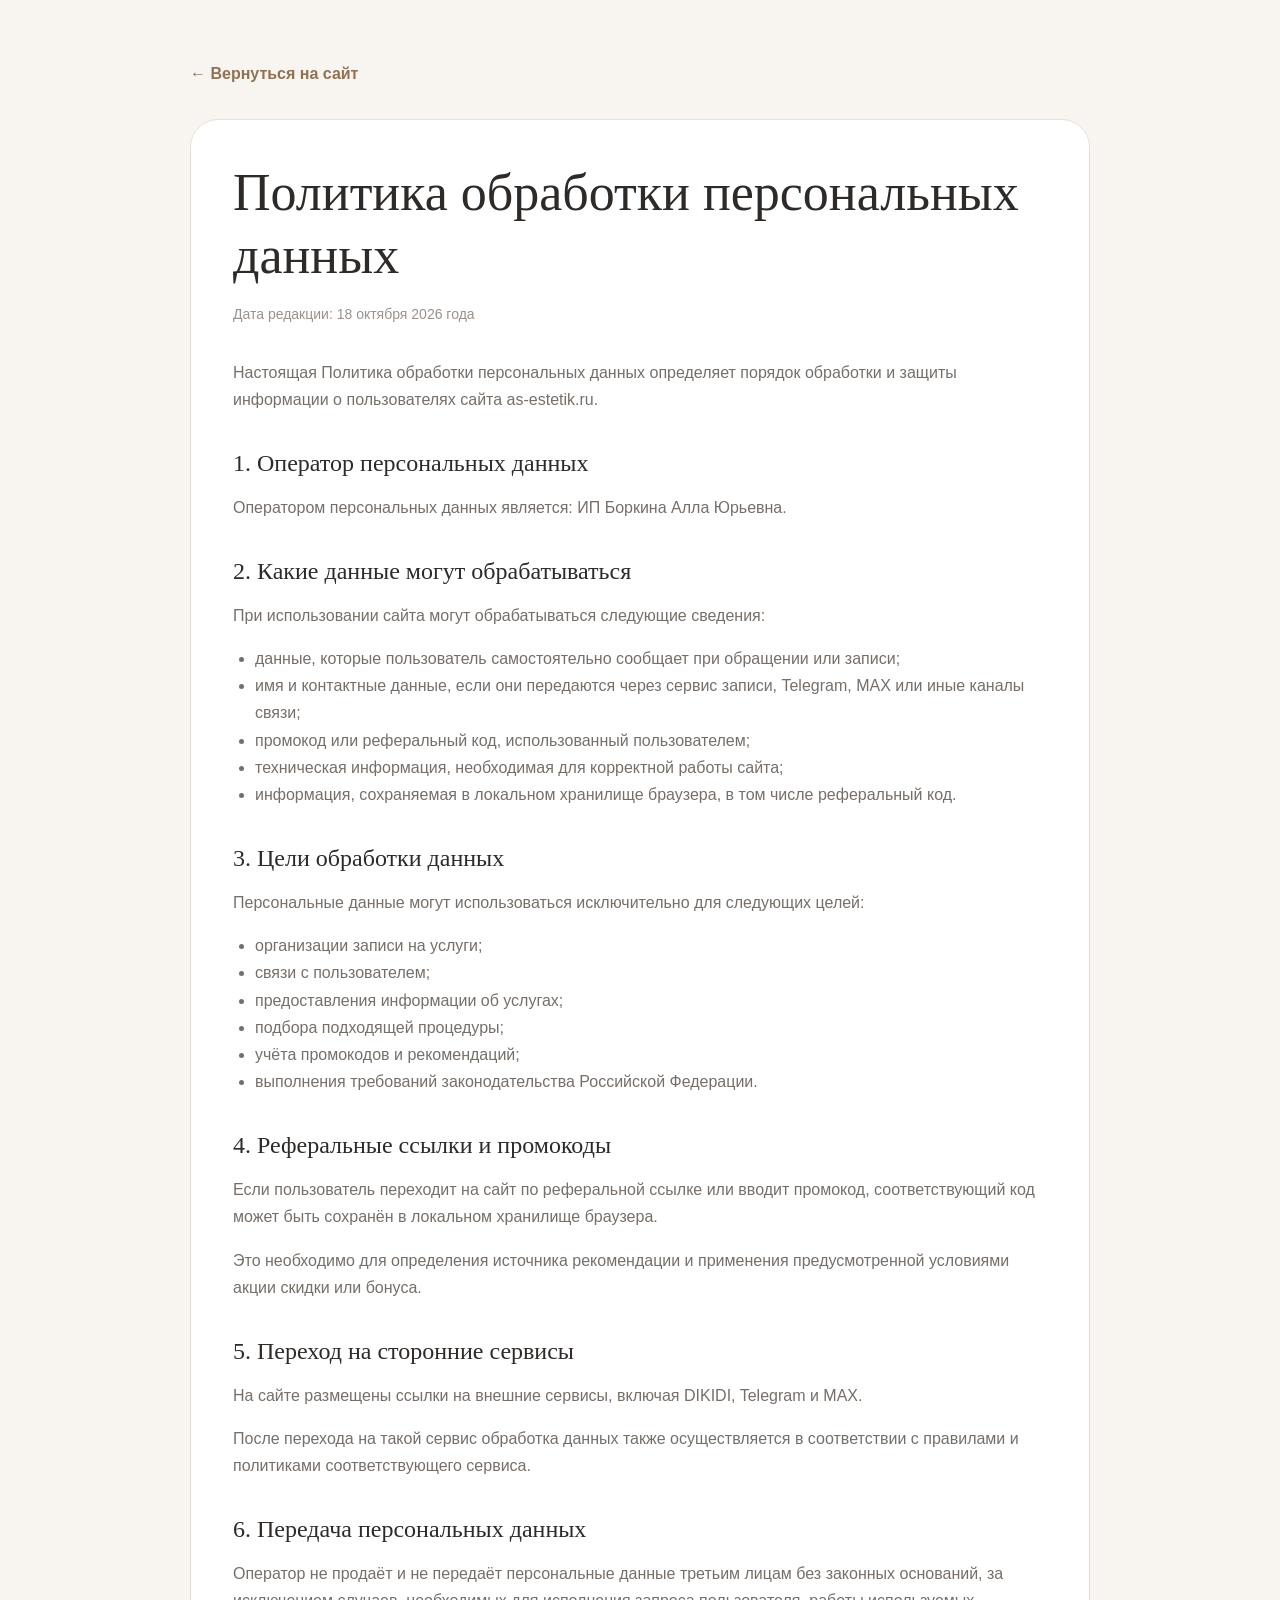
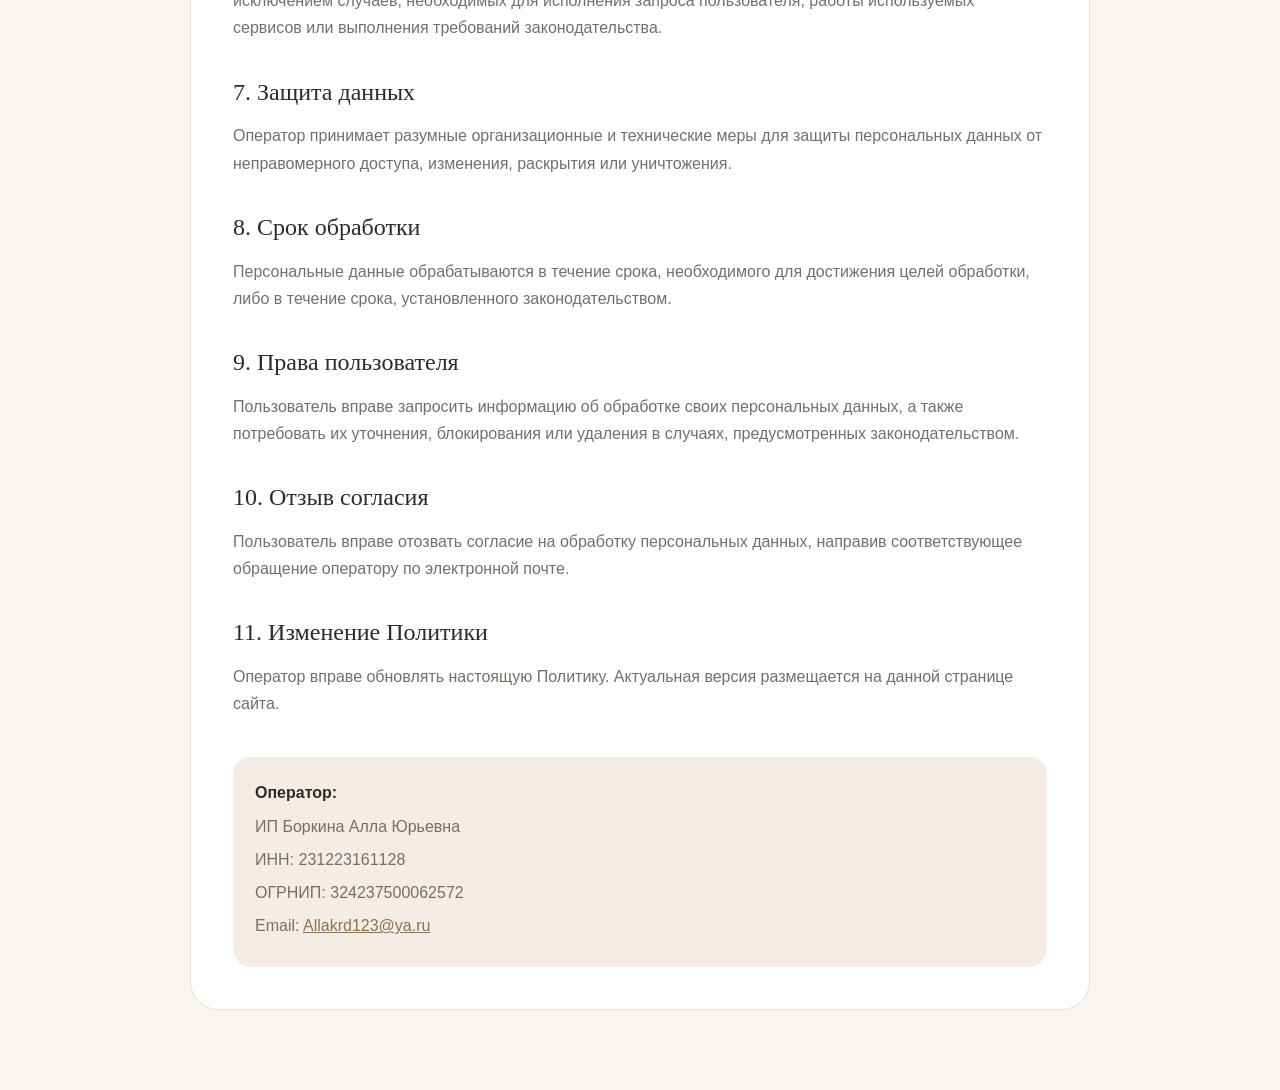
<file: privacy.html>
<!DOCTYPE html>
<html lang="ru">
<head>
    <meta charset="UTF-8">

    <meta
        name="viewport"
        content="width=device-width, initial-scale=1.0"
    >

    <title>
        Политика обработки персональных данных | as_estetik
    </title>

    <meta
        name="robots"
        content="noindex, follow"
    >

    <style>
        :root {
            --bg: #f8f5f1;
            --card: #ffffff;
            --text: #2d2a28;
            --muted: #766f69;
            --line: #e8dfd6;
            --accent: #8f7253;
        }

        * {
            box-sizing: border-box;
        }

        body {
            margin: 0;

            font-family:
                Inter,
                -apple-system,
                BlinkMacSystemFont,
                "Segoe UI",
                sans-serif;

            background: var(--bg);
            color: var(--text);

            line-height: 1.7;
        }

        .container {
            width: min(900px, calc(100% - 32px));
            margin: 0 auto;
            padding: 60px 0 80px;
        }

        .back {
            display: inline-block;
            margin-bottom: 32px;

            color: var(--accent);
            text-decoration: none;
            font-weight: 700;
        }

        .card {
            padding: 42px;

            border: 1px solid var(--line);
            border-radius: 28px;

            background: var(--card);
        }

        h1,
        h2 {
            font-family:
                Georgia,
                "Times New Roman",
                serif;

            font-weight: 500;
            line-height: 1.2;
        }

        h1 {
            margin-top: 0;
            margin-bottom: 16px;

            font-size: clamp(34px, 6vw, 52px);
        }

        h2 {
            margin-top: 36px;
            margin-bottom: 12px;

            font-size: 24px;
        }

        p,
        li {
            color: var(--muted);
        }

        ul {
            padding-left: 22px;
        }

        .updated {
            margin-bottom: 32px;

            color: #9a918a;
            font-size: 14px;
        }

        .details {
            margin-top: 40px;
            padding: 22px;

            border-radius: 18px;

            background: #f3ede6;
        }

        .details p {
            margin: 6px 0;
        }

        a {
            color: var(--accent);
        }

        @media (max-width: 640px) {
            .container {
                padding-top: 30px;
            }

            .card {
                padding: 26px 20px;
                border-radius: 20px;
            }
        }
    </style>
</head>

<body>

    <main class="container">

        <a
            href="index.html"
            class="back"
        >
            ← Вернуться на сайт
        </a>

        <article class="card">

            <h1>
                Политика обработки персональных данных
            </h1>

            <p class="updated">
                Дата редакции: 18 октября 2026 года
            </p>


            <p>
                Настоящая Политика обработки персональных данных
                определяет порядок обработки и защиты информации
                о пользователях сайта as-estetik.ru.
            </p>


            <h2>
                1. Оператор персональных данных
            </h2>

            <p>
                Оператором персональных данных является:
                ИП Боркина Алла Юрьевна.
            </p>


            <h2>
                2. Какие данные могут обрабатываться
            </h2>

            <p>
                При использовании сайта могут обрабатываться
                следующие сведения:
            </p>

            <ul>
                <li>
                    данные, которые пользователь самостоятельно
                    сообщает при обращении или записи;
                </li>

                <li>
                    имя и контактные данные,
                    если они передаются через сервис записи,
                    Telegram, MAX или иные каналы связи;
                </li>

                <li>
                    промокод или реферальный код,
                    использованный пользователем;
                </li>

                <li>
                    техническая информация,
                    необходимая для корректной работы сайта;
                </li>

                <li>
                    информация, сохраняемая в локальном хранилище
                    браузера, в том числе реферальный код.
                </li>
            </ul>


            <h2>
                3. Цели обработки данных
            </h2>

            <p>
                Персональные данные могут использоваться
                исключительно для следующих целей:
            </p>

            <ul>
                <li>
                    организации записи на услуги;
                </li>

                <li>
                    связи с пользователем;
                </li>

                <li>
                    предоставления информации об услугах;
                </li>

                <li>
                    подбора подходящей процедуры;
                </li>

                <li>
                    учёта промокодов и рекомендаций;
                </li>

                <li>
                    выполнения требований законодательства Российской Федерации.
                </li>
            </ul>


            <h2>
                4. Реферальные ссылки и промокоды
            </h2>

            <p>
                Если пользователь переходит на сайт
                по реферальной ссылке или вводит промокод,
                соответствующий код может быть сохранён
                в локальном хранилище браузера.
            </p>

            <p>
                Это необходимо для определения источника рекомендации
                и применения предусмотренной условиями акции скидки
                или бонуса.
            </p>


            <h2>
                5. Переход на сторонние сервисы
            </h2>

            <p>
                На сайте размещены ссылки на внешние сервисы,
                включая DIKIDI, Telegram и MAX.
            </p>

            <p>
                После перехода на такой сервис обработка данных
                также осуществляется в соответствии
                с правилами и политиками соответствующего сервиса.
            </p>


            <h2>
                6. Передача персональных данных
            </h2>

            <p>
                Оператор не продаёт и не передаёт персональные данные
                третьим лицам без законных оснований,
                за исключением случаев, необходимых
                для исполнения запроса пользователя,
                работы используемых сервисов
                или выполнения требований законодательства.
            </p>


            <h2>
                7. Защита данных
            </h2>

            <p>
                Оператор принимает разумные организационные
                и технические меры для защиты персональных данных
                от неправомерного доступа, изменения,
                раскрытия или уничтожения.
            </p>


            <h2>
                8. Срок обработки
            </h2>

            <p>
                Персональные данные обрабатываются
                в течение срока, необходимого
                для достижения целей обработки,
                либо в течение срока,
                установленного законодательством.
            </p>


            <h2>
                9. Права пользователя
            </h2>

            <p>
                Пользователь вправе запросить информацию
                об обработке своих персональных данных,
                а также потребовать их уточнения,
                блокирования или удаления
                в случаях, предусмотренных законодательством.
            </p>


            <h2>
                10. Отзыв согласия
            </h2>

            <p>
                Пользователь вправе отозвать согласие
                на обработку персональных данных,
                направив соответствующее обращение
                оператору по электронной почте.
            </p>


            <h2>
                11. Изменение Политики
            </h2>

            <p>
                Оператор вправе обновлять настоящую Политику.
                Актуальная версия размещается
                на данной странице сайта.
            </p>


            <div class="details">

                <strong>
                    Оператор:
                </strong>

                <p>
                    ИП Боркина Алла Юрьевна
                </p>

                <p>
                    ИНН: 231223161128
                </p>

                <p>
                    ОГРНИП: 324237500062572
                </p>

                <p>
                    Email:
                    <a href="mailto:Allakrd123@ya.ru">
                        Allakrd123@ya.ru
                    </a>
                </p>

            </div>

        </article>

    </main>

</body>
</html>
</file>
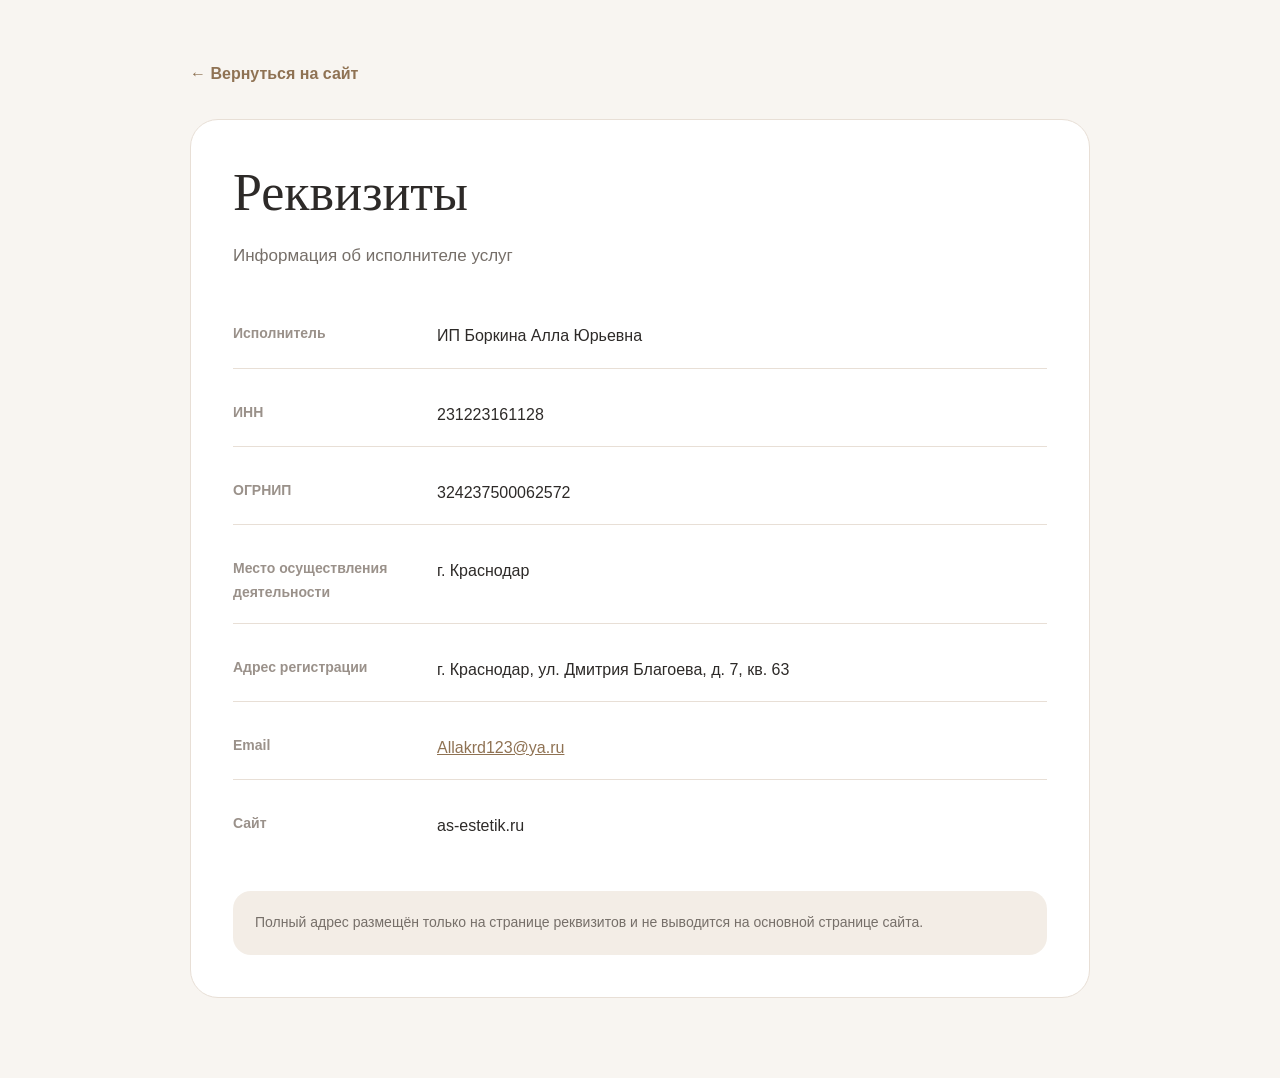
<file: requisites.html>
<!DOCTYPE html>
<html lang="ru">
<head>
    <meta charset="UTF-8">

    <meta
        name="viewport"
        content="width=device-width, initial-scale=1.0"
    >

    <title>
        Реквизиты | as_estetik
    </title>

    <meta
        name="robots"
        content="noindex, follow"
    >

    <style>
        :root {
            --bg: #f8f5f1;
            --card: #ffffff;
            --text: #2d2a28;
            --muted: #766f69;
            --line: #e8dfd6;
            --accent: #8f7253;
        }

        * {
            box-sizing: border-box;
        }

        body {
            margin: 0;

            font-family:
                Inter,
                -apple-system,
                BlinkMacSystemFont,
                "Segoe UI",
                sans-serif;

            background: var(--bg);
            color: var(--text);

            line-height: 1.7;
        }

        .container {
            width: min(900px, calc(100% - 32px));
            margin: 0 auto;
            padding: 60px 0 80px;
        }

        .back {
            display: inline-block;
            margin-bottom: 32px;

            color: var(--accent);
            text-decoration: none;
            font-weight: 700;
        }

        .card {
            padding: 42px;

            border: 1px solid var(--line);
            border-radius: 28px;

            background: var(--card);
        }

        h1 {
            margin-top: 0;
            margin-bottom: 16px;

            font-family:
                Georgia,
                "Times New Roman",
                serif;

            font-size: clamp(34px, 6vw, 52px);
            font-weight: 500;
            line-height: 1.2;
        }

        .subtitle {
            margin-bottom: 34px;
            color: var(--muted);
            font-size: 17px;
        }

        .requisites {
            display: grid;
            gap: 14px;
        }

        .row {
            display: grid;
            grid-template-columns: 180px 1fr;
            gap: 24px;

            padding: 18px 0;

            border-bottom: 1px solid var(--line);
        }

        .row:last-child {
            border-bottom: 0;
        }

        .label {
            color: #9a918a;
            font-size: 14px;
            font-weight: 700;
        }

        .value {
            color: var(--text);
            font-size: 16px;
        }

        a {
            color: var(--accent);
        }

        .note {
            margin-top: 34px;
            padding: 20px 22px;

            border-radius: 18px;

            background: #f3ede6;

            color: var(--muted);
            font-size: 14px;
        }

        @media (max-width: 640px) {
            .container {
                padding-top: 30px;
            }

            .card {
                padding: 26px 20px;
                border-radius: 20px;
            }

            .row {
                grid-template-columns: 1fr;
                gap: 6px;
            }
        }
    </style>
</head>

<body>

    <main class="container">

        <a
            href="index.html"
            class="back"
        >
            ← Вернуться на сайт
        </a>

        <article class="card">

            <h1>
                Реквизиты
            </h1>

            <p class="subtitle">
                Информация об исполнителе услуг
            </p>

            <div class="requisites">

                <div class="row">
                    <div class="label">
                        Исполнитель
                    </div>

                    <div class="value">
                        ИП Боркина Алла Юрьевна
                    </div>
                </div>

                <div class="row">
                    <div class="label">
                        ИНН
                    </div>

                    <div class="value">
                        231223161128
                    </div>
                </div>

                <div class="row">
                    <div class="label">
                        ОГРНИП
                    </div>

                    <div class="value">
                        324237500062572
                    </div>
                </div>

                <div class="row">
                    <div class="label">
                        Место осуществления деятельности
                    </div>

                    <div class="value">
                        г. Краснодар
                    </div>
                </div>

                <div class="row">
                    <div class="label">
                        Адрес регистрации
                    </div>

                    <div class="value">
                        г. Краснодар, ул. Дмитрия Благоева, д. 7, кв. 63
                    </div>
                </div>

                <div class="row">
                    <div class="label">
                        Email
                    </div>

                    <div class="value">
                        <a href="mailto:Allakrd123@ya.ru">
                            Allakrd123@ya.ru
                        </a>
                    </div>
                </div>

                <div class="row">
                    <div class="label">
                        Сайт
                    </div>

                    <div class="value">
                        as-estetik.ru
                    </div>
                </div>

            </div>

            <div class="note">
                Полный адрес размещён только на странице реквизитов
                и не выводится на основной странице сайта.
            </div>

        </article>

    </main>

</body>
</html>
</file>
<file: styles.css>
:root {
    --bg: #f8f5f1;
    --bg-soft: #f2ece5;
    --card: #ffffff;
    --text: #2d2a28;
    --muted: #766f69;
    --line: #e8dfd6;

    --accent: #b99a72;
    --accent-dark: #8f7253;
    --accent-soft: #efe5d8;

    --dark: #2e2925;
    --white: #ffffff;

    --shadow: 0 18px 50px rgba(77, 63, 50, 0.08);
    --radius: 28px;
    --radius-small: 18px;

    --container: 1180px;
}


/* ========================================
   RESET
======================================== */

* {
    box-sizing: border-box;
    margin: 0;
    padding: 0;
}

html {
    scroll-behavior: smooth;
}

body {
    font-family:
        Inter,
        -apple-system,
        BlinkMacSystemFont,
        "Segoe UI",
        sans-serif;

    background: var(--bg);
    color: var(--text);
    line-height: 1.6;
    overflow-x: hidden;
}

img {
    max-width: 100%;
    display: block;
}

a {
    color: inherit;
    text-decoration: none;
}

button,
input {
    font: inherit;
}

.container {
    width: min(var(--container), calc(100% - 40px));
    margin: 0 auto;
}


/* ========================================
   TYPOGRAPHY
======================================== */

h1,
h2,
h3 {
    font-family:
        Georgia,
        "Times New Roman",
        serif;

    font-weight: 500;
    letter-spacing: -0.02em;
}

h1 {
    font-size: clamp(48px, 6vw, 82px);
    line-height: 0.98;
}

h2 {
    font-size: clamp(38px, 4.8vw, 58px);
    line-height: 1.04;
}

h3 {
    font-size: 25px;
    line-height: 1.2;
}

p {
    color: var(--muted);
}

.eyebrow {
    margin-bottom: 18px;
    color: var(--accent-dark);
    font-size: 12px;
    font-weight: 800;
    letter-spacing: 0.18em;
    text-transform: uppercase;
}

.eyebrow--light {
    color: #dccbb6;
}


/* ========================================
   BUTTONS
======================================== */

.button {
    min-height: 54px;
    display: inline-flex;
    align-items: center;
    justify-content: center;

    padding: 0 22px;

    border-radius: 999px;
    border: 1px solid transparent;

    font-size: 14px;
    font-weight: 800;

    transition:
        transform 0.2s ease,
        box-shadow 0.2s ease,
        background 0.2s ease,
        border-color 0.2s ease;
}

.button:hover {
    transform: translateY(-2px);
}

.button--small {
    min-height: 44px;
    padding: 0 18px;
    font-size: 13px;
}

.button--dark {
    background: var(--dark);
    color: var(--white);
}

.button--primary {
    background:
        linear-gradient(
            135deg,
            var(--accent-dark),
            var(--accent)
        );

    color: var(--white);

    box-shadow:
        0 12px 30px rgba(143, 114, 83, 0.22);
}

.button--ghost {
    background: transparent;
    border-color: var(--line);
    color: var(--text);
}

.button--telegram {
    background: #ffffff;
    border-color: #d9e5ea;
    color: #2f6f8d;
}

.button--max {
    background: #ffffff;
    border-color: #ded9f3;
    color: #6f5ab9;
}

.button--light {
    background: #ffffff;
    color: var(--dark);
}

.button--outline-light {
    background: transparent;
    border-color: rgba(255, 255, 255, 0.28);
    color: #ffffff;
}

.button--full {
    width: 100%;
}


/* ========================================
   HEADER
======================================== */

.header {
    position: sticky;
    top: 0;
    z-index: 100;

    background: rgba(248, 245, 241, 0.92);
    backdrop-filter: blur(18px);

    border-bottom: 1px solid rgba(232, 223, 214, 0.8);
}

.header__inner {
    min-height: 78px;

    display: flex;
    align-items: center;
    justify-content: space-between;

    gap: 28px;
}

.logo {
    font-family:
        Georgia,
        "Times New Roman",
        serif;

    font-size: 24px;
    font-style: italic;
}

.nav {
    display: flex;
    align-items: center;
    gap: 24px;

    font-size: 14px;
    font-weight: 700;
}

.nav a {
    color: #625a54;
    transition: color 0.2s ease;
}

.nav a:hover {
    color: var(--accent-dark);
}


/* ========================================
   HERO
======================================== */

.hero {
    padding: 76px 0 90px;

    background:
        radial-gradient(
            circle at 80% 20%,
            rgba(224, 207, 187, 0.42),
            transparent 34%
        ),
        linear-gradient(
            180deg,
            #fbf8f4,
            #f7f3ee
        );
}

.hero__grid {
    display: grid;
    grid-template-columns: 1.05fr 0.95fr;
    gap: 70px;
    align-items: center;
}

.hero__content {
    max-width: 680px;
}

.hero h1 span {
    color: var(--accent-dark);
    font-style: italic;
}

.hero__text {
    max-width: 610px;
    margin-top: 28px;

    font-size: 19px;
    line-height: 1.7;
}

.hero__buttons {
    display: flex;
    flex-wrap: wrap;
    gap: 12px;

    margin-top: 34px;
}

.hero__messengers {
    margin-top: 26px;

    display: flex;
    align-items: center;
    flex-wrap: wrap;
    gap: 16px;

    color: var(--muted);
    font-size: 14px;
}

.messenger-links {
    display: flex;
    gap: 14px;
}

.messenger-link {
    color: var(--accent-dark);
    font-weight: 800;
}

.hero__trust {
    display: grid;
    grid-template-columns: repeat(3, 1fr);
    gap: 12px;

    margin-top: 44px;
}

.trust-item {
    padding: 18px;

    border: 1px solid var(--line);
    border-radius: 18px;

    background: rgba(255, 255, 255, 0.58);
}

.trust-item strong {
    display: block;

    margin-bottom: 4px;

    font-family:
        Georgia,
        "Times New Roman",
        serif;

    font-size: 23px;
    font-weight: 500;
}

.trust-item span {
    color: var(--muted);
    font-size: 12px;
}

.hero__visual {
    position: relative;
}

.hero-photo-placeholder {
    min-height: 620px;

    overflow: hidden;

    border-radius: 42px;
    border: 1px solid #e3d8ce;

    background:
        linear-gradient(
            155deg,
            #d8c5b4 0%,
            #eee5dc 45%,
            #c9ac8f 100%
        );

    box-shadow: var(--shadow);
}

.hero-photo-placeholder img {
    width: 100%;
    height: 100%;
    min-height: 620px;

    object-fit: cover;
    object-position: center;

    display: block;
}

.floating-card {
    position: absolute;

    max-width: 240px;

    padding: 14px 18px;

    border-radius: 16px;

    background: rgba(255, 255, 255, 0.9);
    backdrop-filter: blur(10px);

    box-shadow:
        0 12px 34px rgba(70, 57, 47, 0.12);

    font-size: 13px;
    font-weight: 800;
}

.floating-card span {
    margin-right: 6px;
}

.floating-card--top {
    top: 38px;
    left: -32px;
}

.floating-card--bottom {
    right: -24px;
    bottom: 46px;
}


/* ========================================
   SECTIONS
======================================== */

.section {
    padding: 100px 0;
}

.section--soft {
    background: var(--bg-soft);
}

.section-heading {
    max-width: 780px;
    margin-bottom: 44px;
}

.section-heading h2 {
    margin-bottom: 18px;
}

.section-heading > p:last-child {
    max-width: 660px;

    font-size: 18px;
    line-height: 1.7;
}


/* ========================================
   PROBLEM CARDS
======================================== */

.problem-grid {
    display: grid;
    grid-template-columns: repeat(3, 1fr);
    gap: 18px;
}

.problem-card {
    padding: 28px;

    border: 1px solid var(--line);
    border-radius: var(--radius);

    background: var(--card);

    box-shadow:
        0 10px 30px rgba(77, 63, 50, 0.04);
}

.problem-card__icon {
    width: 48px;
    height: 48px;

    display: flex;
    align-items: center;
    justify-content: center;

    margin-bottom: 22px;

    border-radius: 14px;

    background: var(--accent-soft);

    font-size: 22px;
}

.problem-card h3 {
    margin-bottom: 12px;
}

.problem-card p {
    line-height: 1.7;
}


/* ========================================
   CHOOSE
======================================== */

.choose {
    display: grid;
    grid-template-columns: 1fr 0.85fr;
    gap: 72px;
    align-items: center;
}

.choose__content h2 {
    margin-bottom: 20px;
}

.choose__content > p {
    max-width: 610px;

    font-size: 18px;
    line-height: 1.7;
}

.choose__buttons {
    display: flex;
    flex-wrap: wrap;
    gap: 12px;

    margin-top: 30px;
}

.bot-preview {
    padding: 22px;

    border: 1px solid var(--line);
    border-radius: 30px;

    background: #ffffff;

    box-shadow: var(--shadow);
}

.bot-preview__top {
    display: flex;
    justify-content: space-between;
    align-items: center;

    padding-bottom: 14px;
    margin-bottom: 16px;

    border-bottom: 1px solid #eee7e0;

    font-weight: 800;
}

.bot-preview__dot {
    display: inline-block;

    width: 9px;
    height: 9px;

    margin-right: 7px;

    border-radius: 50%;
    background: #75b798;
}

.bot-preview__top small {
    color: #7aaa92;
}

.bot-message {
    margin-top: 10px;
    padding: 12px 14px;

    border-radius: 14px;

    background: #f7f3ef;

    color: #625a54;

    font-size: 13px;
}

.bot-message--accent {
    background: #eee5dc;
    color: #785d46;
}

.bot-options {
    display: grid;
    grid-template-columns: repeat(2, 1fr);
    gap: 8px;

    margin-top: 12px;
}

.bot-options div {
    padding: 10px;

    border: 1px solid #ebe3db;
    border-radius: 12px;

    background: #ffffff;

    color: #6b625c;

    text-align: center;
    font-size: 12px;
    font-weight: 700;
}


/* ========================================
   SERVICES
======================================== */

.services-grid {
    display: grid;
    grid-template-columns: repeat(3, 1fr);
    gap: 18px;
}

.service-card {
    position: relative;

    padding: 30px;

    border-radius: var(--radius);
    border: 1px solid var(--line);

    background: #ffffff;

    transition:
        transform 0.22s ease,
        box-shadow 0.22s ease;
}

.service-card:hover {
    transform: translateY(-5px);
    box-shadow: var(--shadow);
}

.service-card__number {
    margin-bottom: 28px;

    color: #b49a7c;

    font-size: 12px;
    font-weight: 800;
    letter-spacing: 0.14em;
}

.service-card h3 {
    margin-bottom: 14px;
}

.service-card p {
    min-height: 112px;
    line-height: 1.7;
}

.service-card a {
    display: inline-block;

    margin-top: 22px;

    color: var(--accent-dark);
    font-size: 13px;
    font-weight: 800;
}


/* ========================================
   ABOUT
======================================== */

.about {
    display: grid;
    grid-template-columns: 0.9fr 1.1fr;
    gap: 64px;
    align-items: center;
}

.about__visual {
    width: 100%;

    display: flex;
    justify-content: flex-end;
}

.about-photo-placeholder {
    width: 100%;
    max-width: 460px;

    overflow: hidden;

    border-radius: 36px;

    background: #e9ddcf;

    box-shadow: var(--shadow);
}

.about-photo-placeholder img {
    display: block;

    width: 100%;
    height: auto;

    object-fit: cover;

    border-radius: 36px;
}

.about__content {
    max-width: 650px;
}

.about__content h2 {
    margin-bottom: 22px;
}

.about__content > p {
    margin-top: 15px;

    font-size: 17px;
    line-height: 1.75;
}

.about__lead {
    color: #554d47 !important;
    font-size: 20px !important;
}

.about__features {
    display: grid;
    grid-template-columns: repeat(3, 1fr);
    gap: 10px;

    margin-top: 34px;
}

.about__features div {
    padding: 18px;

    border-radius: 16px;

    background: #f5efe8;
}

.about__features strong {
    display: block;

    margin-bottom: 3px;

    font-size: 14px;
}

.about__features span {
    color: var(--muted);
    font-size: 11px;
}


/* ========================================
   PRICES
======================================== */

.price-box {
    overflow: hidden;

    border-radius: var(--radius);
    border: 1px solid var(--line);

    background: #ffffff;
}

.price-row {
    display: flex;
    justify-content: space-between;
    gap: 30px;

    padding: 22px 26px;

    border-bottom: 1px solid #eee6df;
}

.price-row:last-child {
    border-bottom: 0;
}

.price-row span {
    color: #635b55;
}

.price-row strong {
    white-space: nowrap;
}

.price-note {
    margin-top: 18px;
    font-size: 13px;
}


/* ========================================
   REFERRAL
======================================== */

.referral {
    background:
        linear-gradient(
            135deg,
            #f6efe8,
            #ede0d3
        );
}

.referral__grid {
    display: grid;
    grid-template-columns: 1fr 0.8fr;
    gap: 72px;
    align-items: center;
}

.referral__content h2 {
    margin-bottom: 18px;
}

.referral__content > p {
    max-width: 610px;
    font-size: 18px;
}

.referral__note {
    margin-top: 18px;

    padding: 18px 20px;

    border-left: 3px solid var(--accent);

    background: rgba(255, 255, 255, 0.48);

    border-radius: 0 14px 14px 0;

    font-size: 15px !important;
}

.promo-card {
    padding: 30px;

    border-radius: 28px;

    background: #ffffff;

    box-shadow: var(--shadow);
}

.promo-card__label {
    display: inline-flex;

    margin-bottom: 18px;
    padding: 6px 10px;

    border-radius: 999px;

    background: var(--accent-soft);

    color: var(--accent-dark);

    font-size: 11px;
    font-weight: 800;
    text-transform: uppercase;
}

.promo-card h3 {
    margin-bottom: 10px;
}

.promo-card p {
    margin-bottom: 22px;
}

.promo-card form {
    display: grid;
    gap: 10px;
}

.promo-card input {
    width: 100%;
    height: 54px;

    padding: 0 16px;

    border-radius: 14px;
    border: 1px solid var(--line);

    background: #fbf8f5;

    outline: none;

    color: var(--text);
}

.promo-card input:focus {
    border-color: #c9ae90;
}

.promo-result {
    margin-top: 12px;

    color: var(--accent-dark);

    font-size: 13px;
    font-weight: 700;
}


/* ========================================
   STEPS
======================================== */

.steps-grid {
    display: grid;
    grid-template-columns: repeat(4, 1fr);
    gap: 16px;
}

.step-card {
    padding: 26px;

    border-radius: 24px;
    border: 1px solid var(--line);

    background: #ffffff;
}

.step-card > span {
    display: inline-block;

    margin-bottom: 24px;

    color: #b09070;

    font-size: 12px;
    font-weight: 800;
    letter-spacing: 0.15em;
}

.step-card h3 {
    margin-bottom: 12px;
}

.step-card p {
    line-height: 1.7;
}


/* ========================================
   REVIEWS
======================================== */

.reviews-grid {
    display: grid;
    grid-template-columns: repeat(3, 1fr);
    gap: 18px;
}

.review-card {
    padding: 28px;

    border-radius: var(--radius);
    border: 1px solid var(--line);

    background: #ffffff;
}

.review-card__stars {
    margin-bottom: 18px;

    color: #b79768;

    letter-spacing: 0.08em;
}

.review-card p {
    min-height: 150px;

    font-family:
        Georgia,
        "Times New Roman",
        serif;

    font-size: 18px;
    line-height: 1.6;
    color: #544d47;
}

.review-card strong {
    display: block;

    margin-top: 20px;

    font-size: 13px;
}


/* ========================================
   FAQ
======================================== */

.faq-list {
    display: grid;
    gap: 10px;
}

.faq-list details {
    padding: 0 22px;

    border-radius: 16px;
    border: 1px solid var(--line);

    background: #ffffff;
}

.faq-list summary {
    min-height: 66px;

    display: flex;
    align-items: center;

    cursor: pointer;

    font-weight: 800;

    list-style: none;
}

.faq-list summary::-webkit-details-marker {
    display: none;
}

.faq-list details p {
    padding-bottom: 20px;
    max-width: 820px;
}


/* ========================================
   FINAL CTA
======================================== */

.final-cta {
    padding: 90px 0;

    background:
        linear-gradient(
            135deg,
            #2e2925,
            #4a3d34
        );

    color: #ffffff;
}

.final-cta__inner {
    display: grid;
    grid-template-columns: 1.1fr 0.9fr;
    gap: 60px;
    align-items: center;
}

.final-cta h2 {
    margin-bottom: 18px;
}

.final-cta p:not(.eyebrow) {
    max-width: 620px;
    color: #d8cec5;
    font-size: 17px;
}

.final-cta__buttons {
    display: flex;
    flex-wrap: wrap;
    justify-content: flex-end;
    gap: 10px;
}


/* ========================================
   FOOTER
======================================== */

.footer {
    background: #1f1c1a;
    color: #ded7d1;
}

.footer__grid {
    display: grid;
    grid-template-columns: 1.4fr repeat(3, 1fr);
    gap: 50px;

    padding: 54px 0 42px;
}

.footer__logo {
    display: inline-block;

    margin-bottom: 14px;

    font-family:
        Georgia,
        "Times New Roman",
        serif;

    font-size: 26px;
    font-style: italic;
    color: #ffffff;
}

.footer p {
    max-width: 250px;
    color: #8f8580;
    font-size: 13px;
}

.footer h3 {
    margin-bottom: 14px;

    font-family: inherit;
    font-size: 13px;
    font-weight: 800;
    color: #ffffff;
}

.footer__grid > div:not(:first-child) {
    display: flex;
    flex-direction: column;
    gap: 8px;
}

.footer a {
    color: #aaa09a;
    font-size: 13px;
}

.footer a:hover {
    color: #ffffff;
}

.footer__bottom {
    padding: 18px 0;

    border-top: 1px solid #332e2a;

    color: #746b66;

    font-size: 12px;
}


/* ========================================
   RESPONSIVE
======================================== */

@media (max-width: 1040px) {

    .nav {
        display: none;
    }

    .hero__grid,
    .choose,
    .about,
    .referral__grid,
    .final-cta__inner {
        grid-template-columns: 1fr;
    }

    .hero__grid,
    .about,
    .choose,
    .referral__grid {
        gap: 48px;
    }

    .hero__visual,
    .about__visual {
        max-width: 720px;
    }

    .about__visual {
        justify-content: flex-start;
    }

    .problem-grid,
    .services-grid {
        grid-template-columns: repeat(2, 1fr);
    }

    .steps-grid {
        grid-template-columns: repeat(2, 1fr);
    }

    .final-cta__buttons {
        justify-content: flex-start;
    }

    .footer__grid {
        grid-template-columns: repeat(2, 1fr);
    }
}


@media (max-width: 720px) {

    .container {
        width: min(100% - 28px, var(--container));
    }

    .header__inner {
        min-height: 70px;
    }

    .header .button {
        display: none;
    }

    .hero {
        padding: 52px 0 70px;
    }

    h1 {
        font-size: clamp(44px, 13vw, 64px);
    }

    h2 {
        font-size: clamp(34px, 10vw, 46px);
    }

    .hero__text,
    .section-heading > p:last-child,
    .choose__content > p,
    .referral__content > p {
        font-size: 16px;
    }

    .hero__buttons,
    .choose__buttons,
    .final-cta__buttons {
        flex-direction: column;
    }

    .hero__buttons .button,
    .choose__buttons .button,
    .final-cta__buttons .button {
        width: 100%;
    }

    .hero__trust {
        grid-template-columns: 1fr;
    }

    .hero-photo-placeholder {
        min-height: 460px;
        border-radius: 28px;
    }

    .hero-photo-placeholder img {
        min-height: 460px;
    }

    .floating-card--top {
        left: 10px;
    }

    .floating-card--bottom {
        right: 10px;
        bottom: 20px;
    }

    .section {
        padding: 72px 0;
    }

    .problem-grid,
    .services-grid,
    .reviews-grid,
    .steps-grid {
        grid-template-columns: 1fr;
    }

    .service-card p,
    .review-card p {
        min-height: auto;
    }

    .about-photo-placeholder {
        max-width: 100%;
    }

    .about__features {
        grid-template-columns: 1fr;
    }

    .price-row {
        align-items: flex-start;
        flex-direction: column;
        gap: 6px;
    }

    .bot-options {
        grid-template-columns: 1fr;
    }

    .footer__grid {
        grid-template-columns: 1fr;
        gap: 32px;
    }
}
/* =========================
   ГАЛЕРЕЯ "В РАБОТЕ"
========================= */

.work-gallery {
    display: grid;
    grid-template-columns: repeat(2, minmax(0, 1fr));
    gap: 18px;
}

.work-gallery img {
    display: block;
    width: 100%;
    height: 420px;
    object-fit: cover;
    border-radius: 28px;
}


/* =========================
   МОБИЛЬНАЯ ГАЛЕРЕЯ
========================= */

@media (max-width: 720px) {

    .work-gallery {
        grid-template-columns: 1fr;
        gap: 14px;
    }

    .work-gallery img {
        height: 320px;
        border-radius: 22px;
    }

}
</file>
